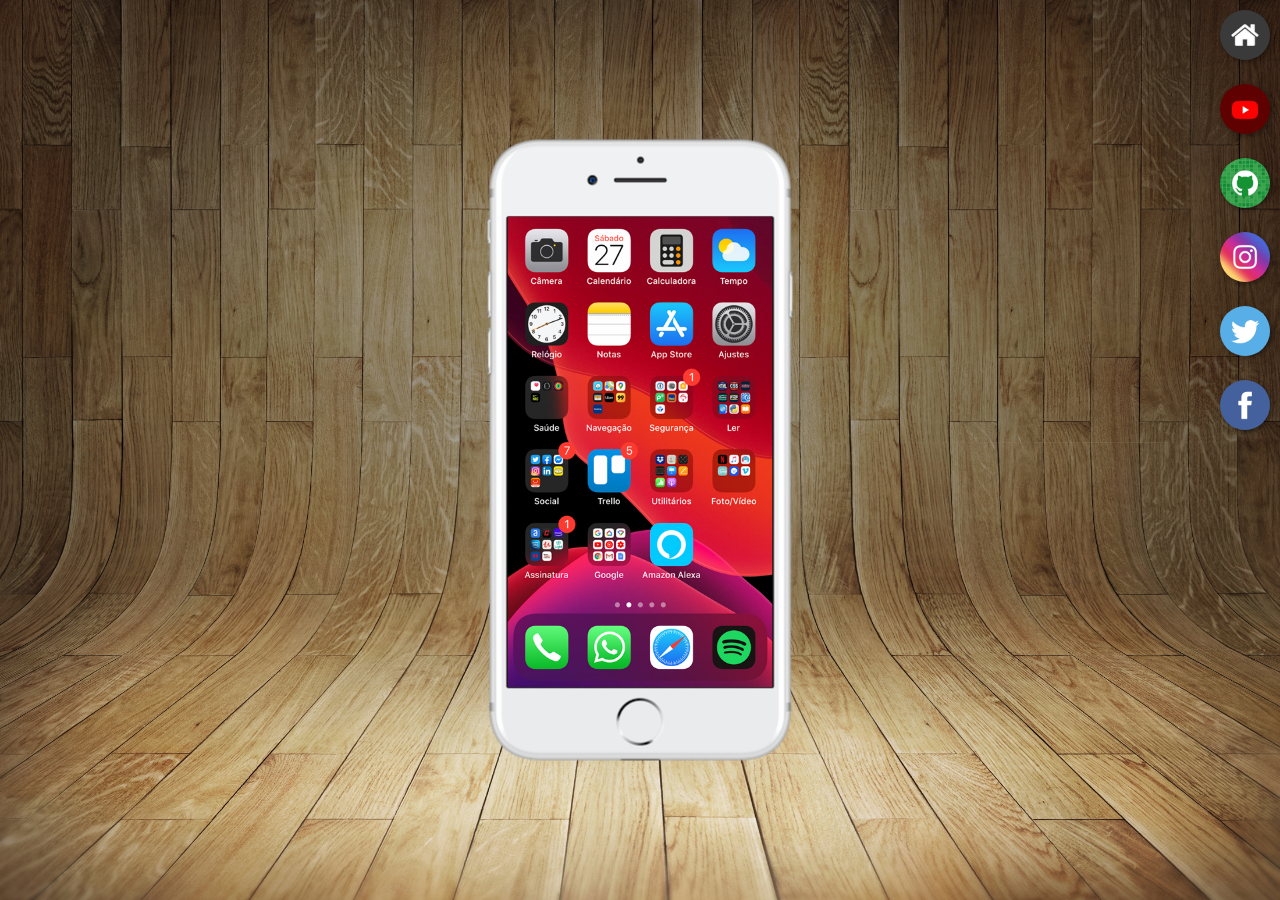
<file: index.html>
<!DOCTYPE html>
<html lang="pt-br">
<head>
    <meta charset="UTF-8">
    <meta name="viewport" content="width=device-width, initial-scale=1.0">
    <link rel="shortcut icon" href="favicon.ico" type="image/x-icon">
    <link rel="stylesheet" href="estilos/style.css">
    <title>Projeto redes sociais</title>
</head>
<body>
    <main>
        <section id="telefone">
            <iframe src="home.html" name="tela" id="tela" frameborder="0">
                Seu navegador não é compatível com isso
            </iframe>
        </section>
        <section id="redes-sociais">
            <a href="home.html" target="tela"> <img src="imagens/logo-home.jpg" alt="home"></a> <br>
            <a href="youtube.html" target="tela"> <img src="imagens/logo-youtube.jpg" alt="youtube"></a> <br>
            <a href="github.html" target="tela"> <img src="imagens/logo-github.jpg" alt="github"></a> <br>
            <a href="instagram.html" target="tela"><img src="imagens/logo-instagram.jpg" alt="instagram"></a> <br>
            <a href="twitter.html" target="tela"><img src="imagens/logo-twitter.jpg" alt="twitter"></a> <br>
            <a href="facebook.html" target="tela"><img src="imagens/logo-facebook.jpg" alt="facebook"></a>

        </section>
    </main>
</body>
</html>
</file>
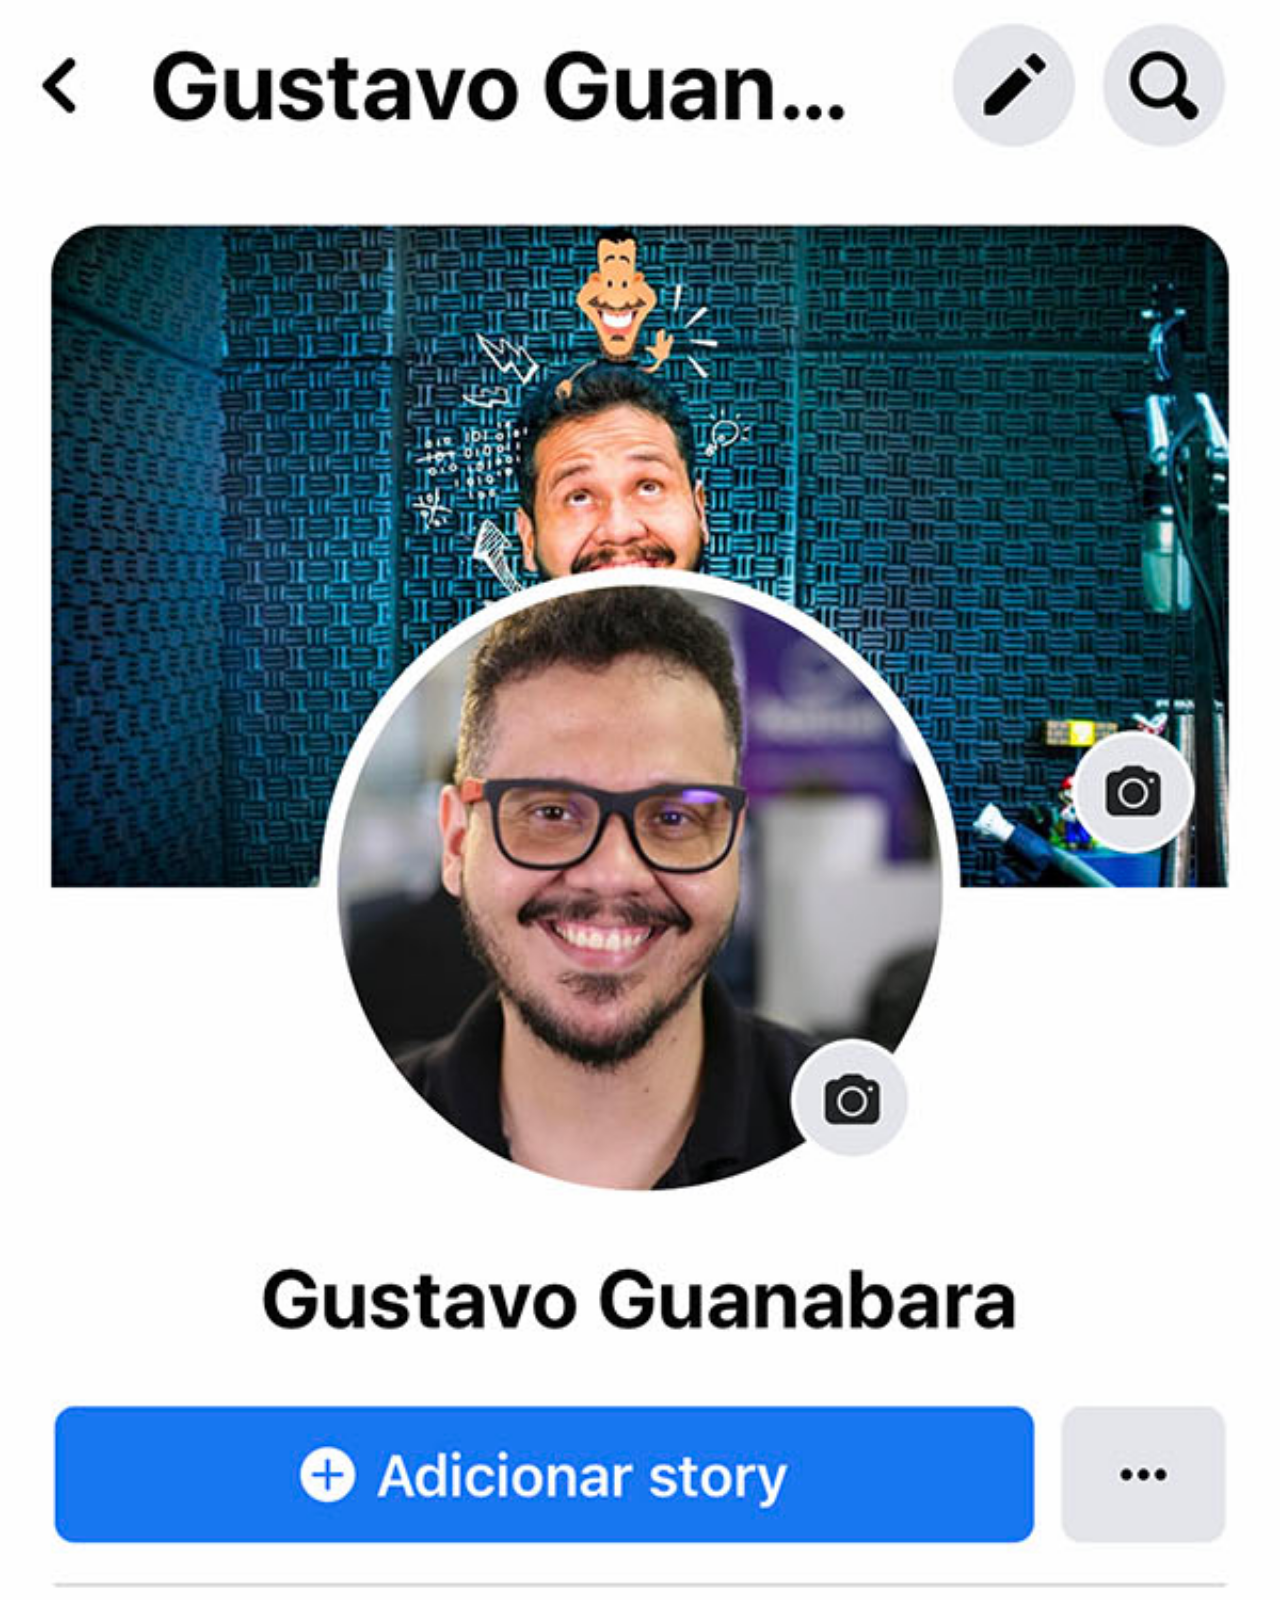
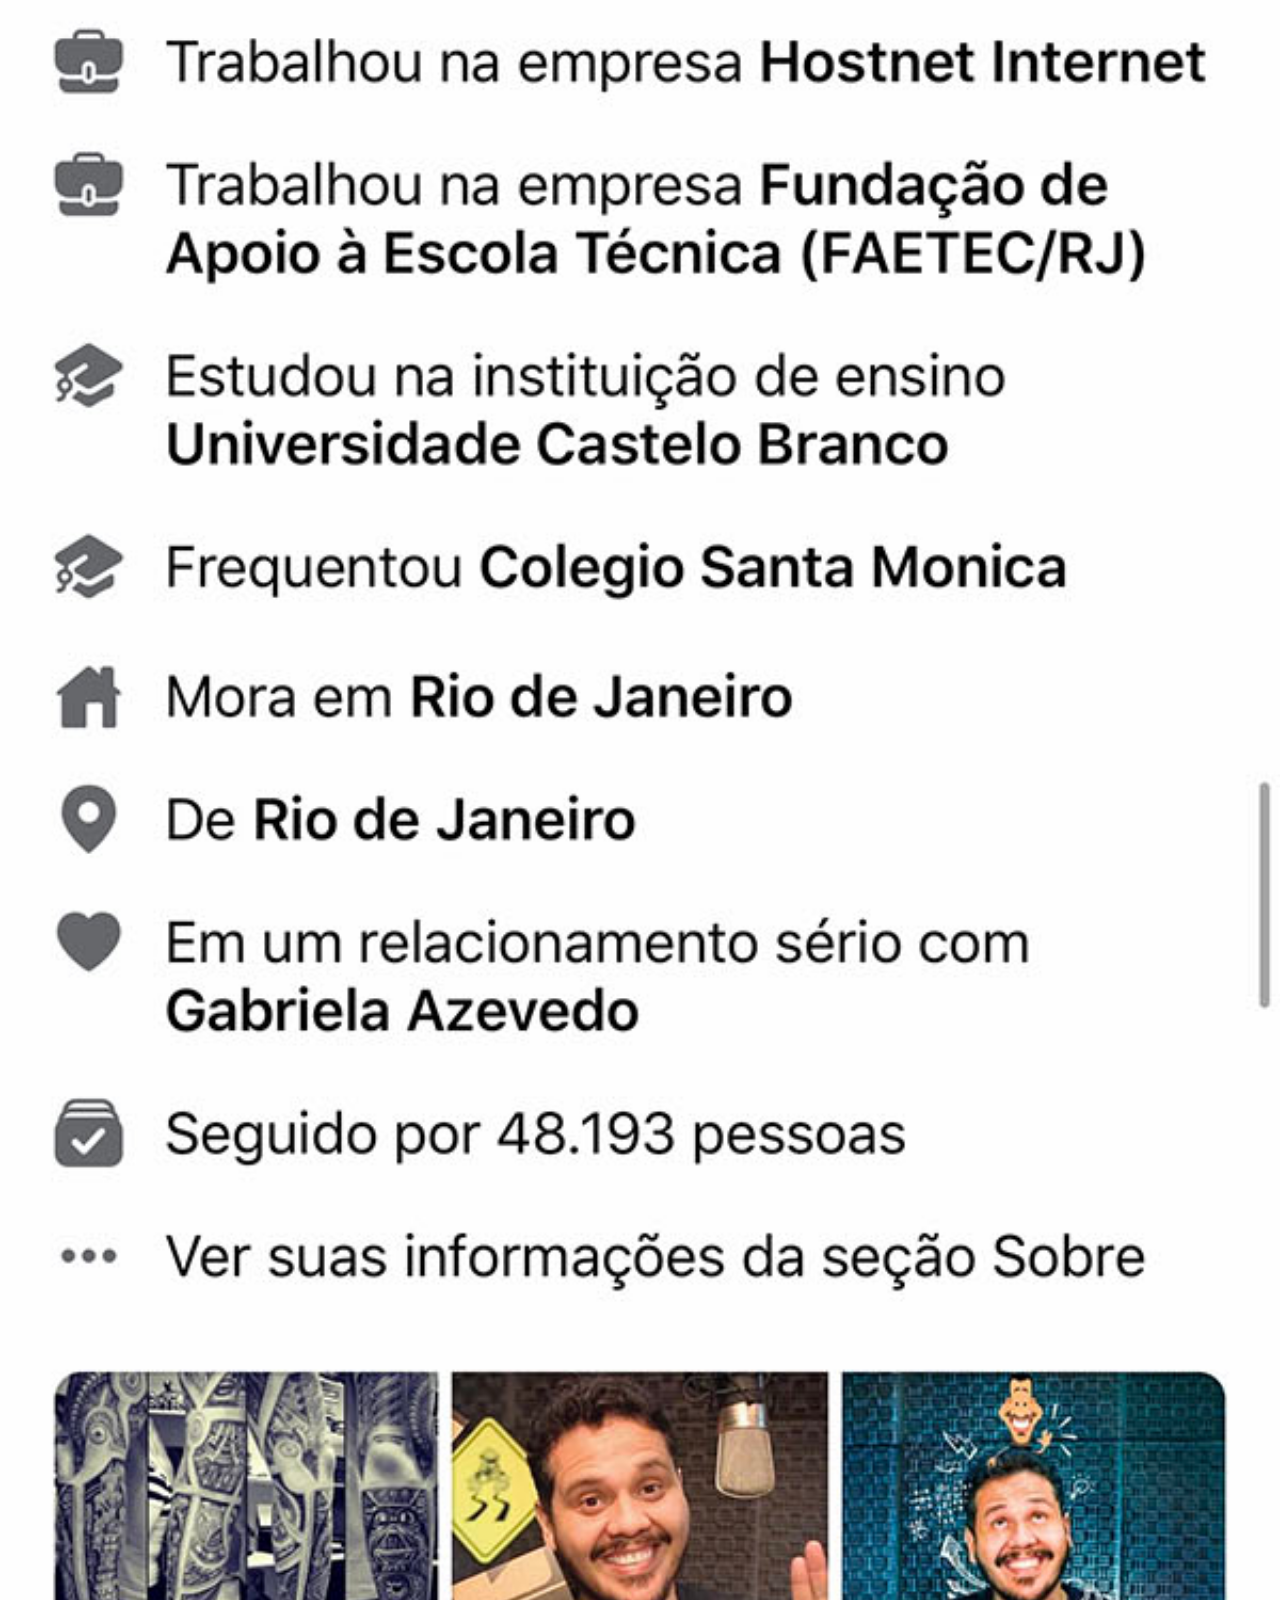
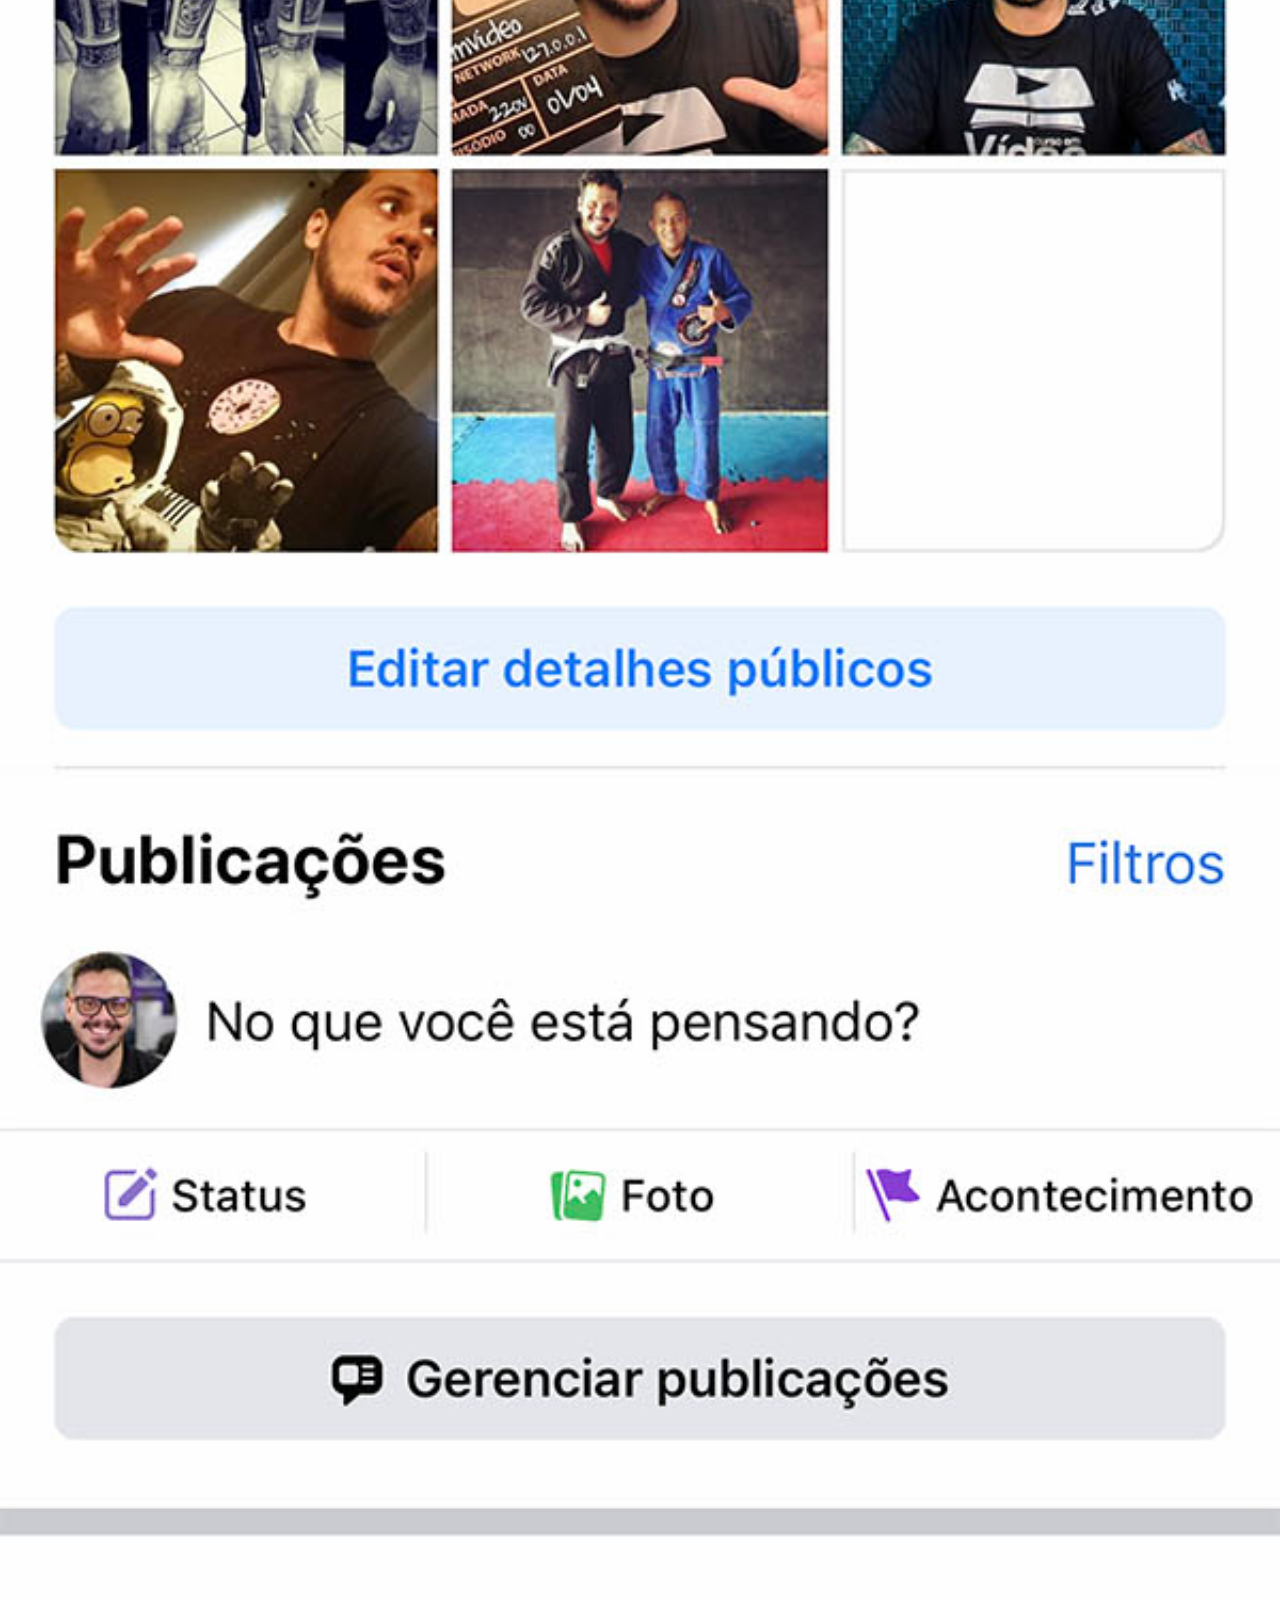
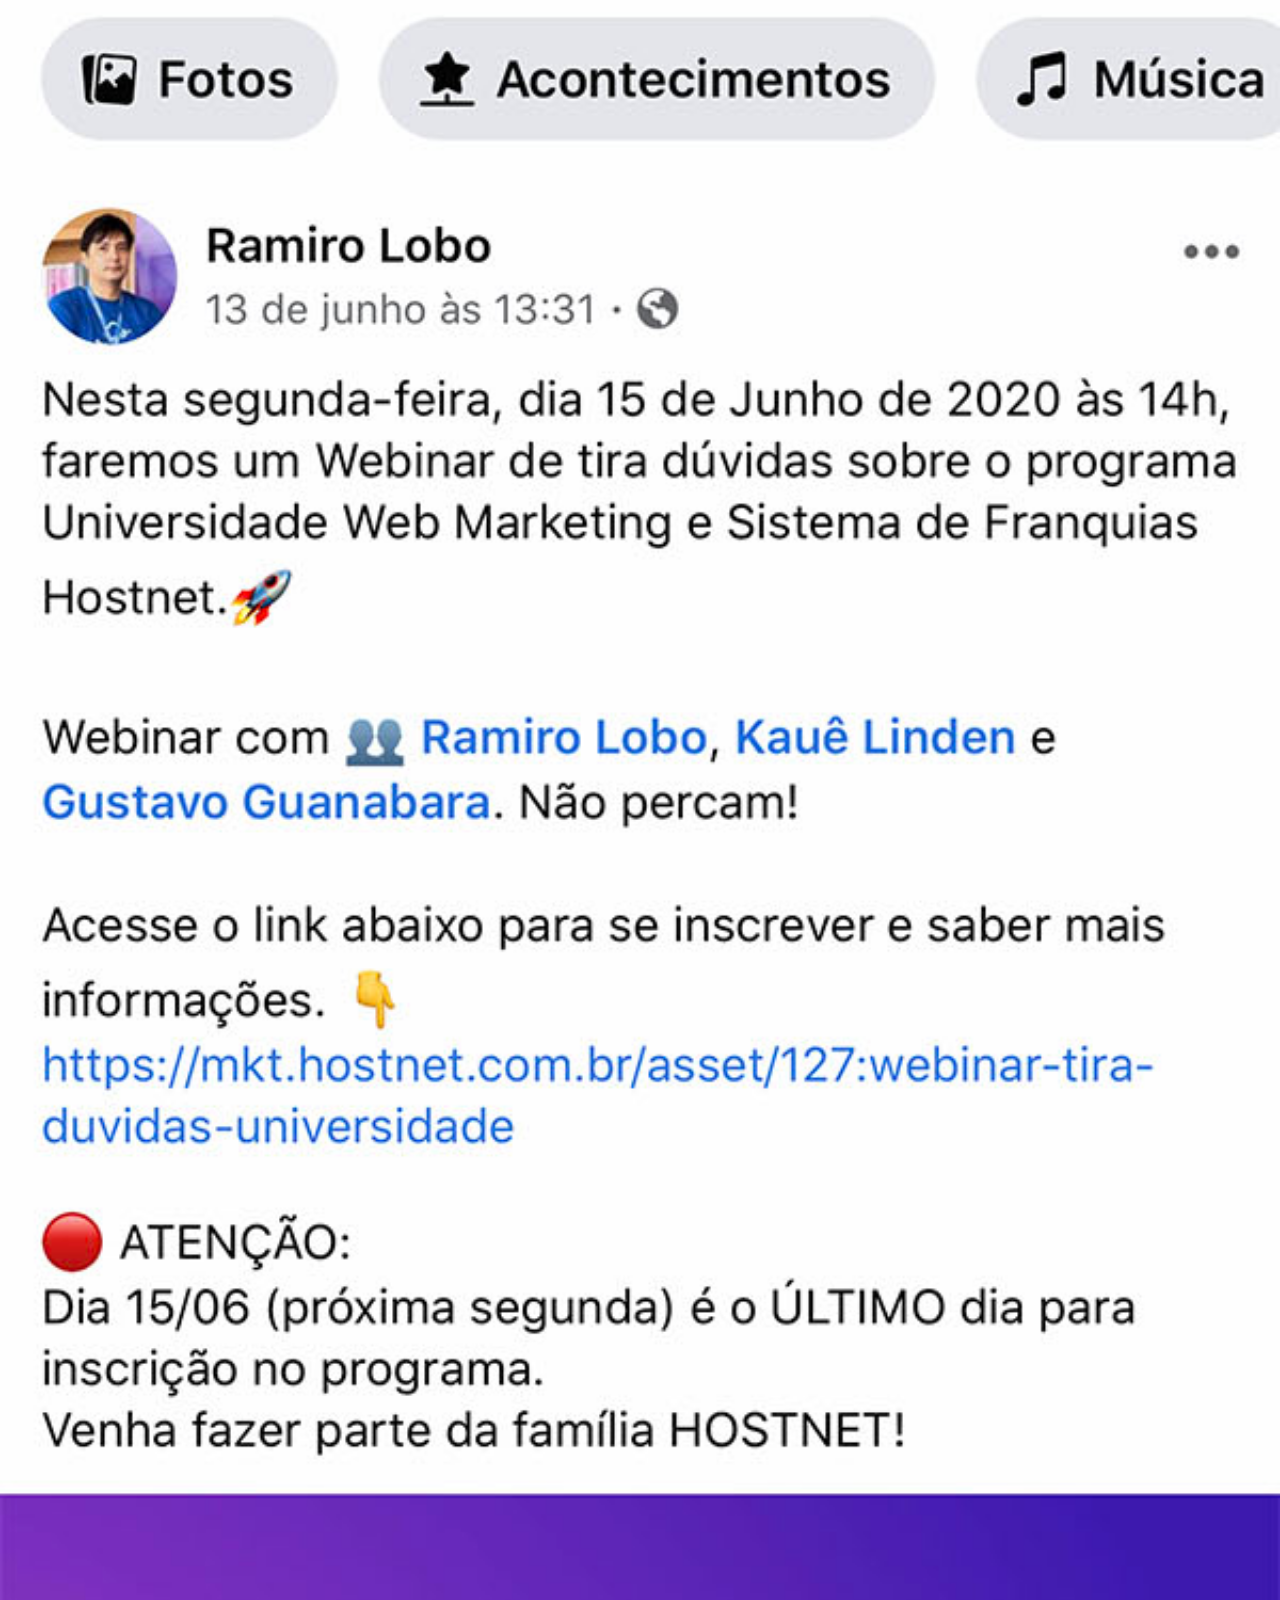
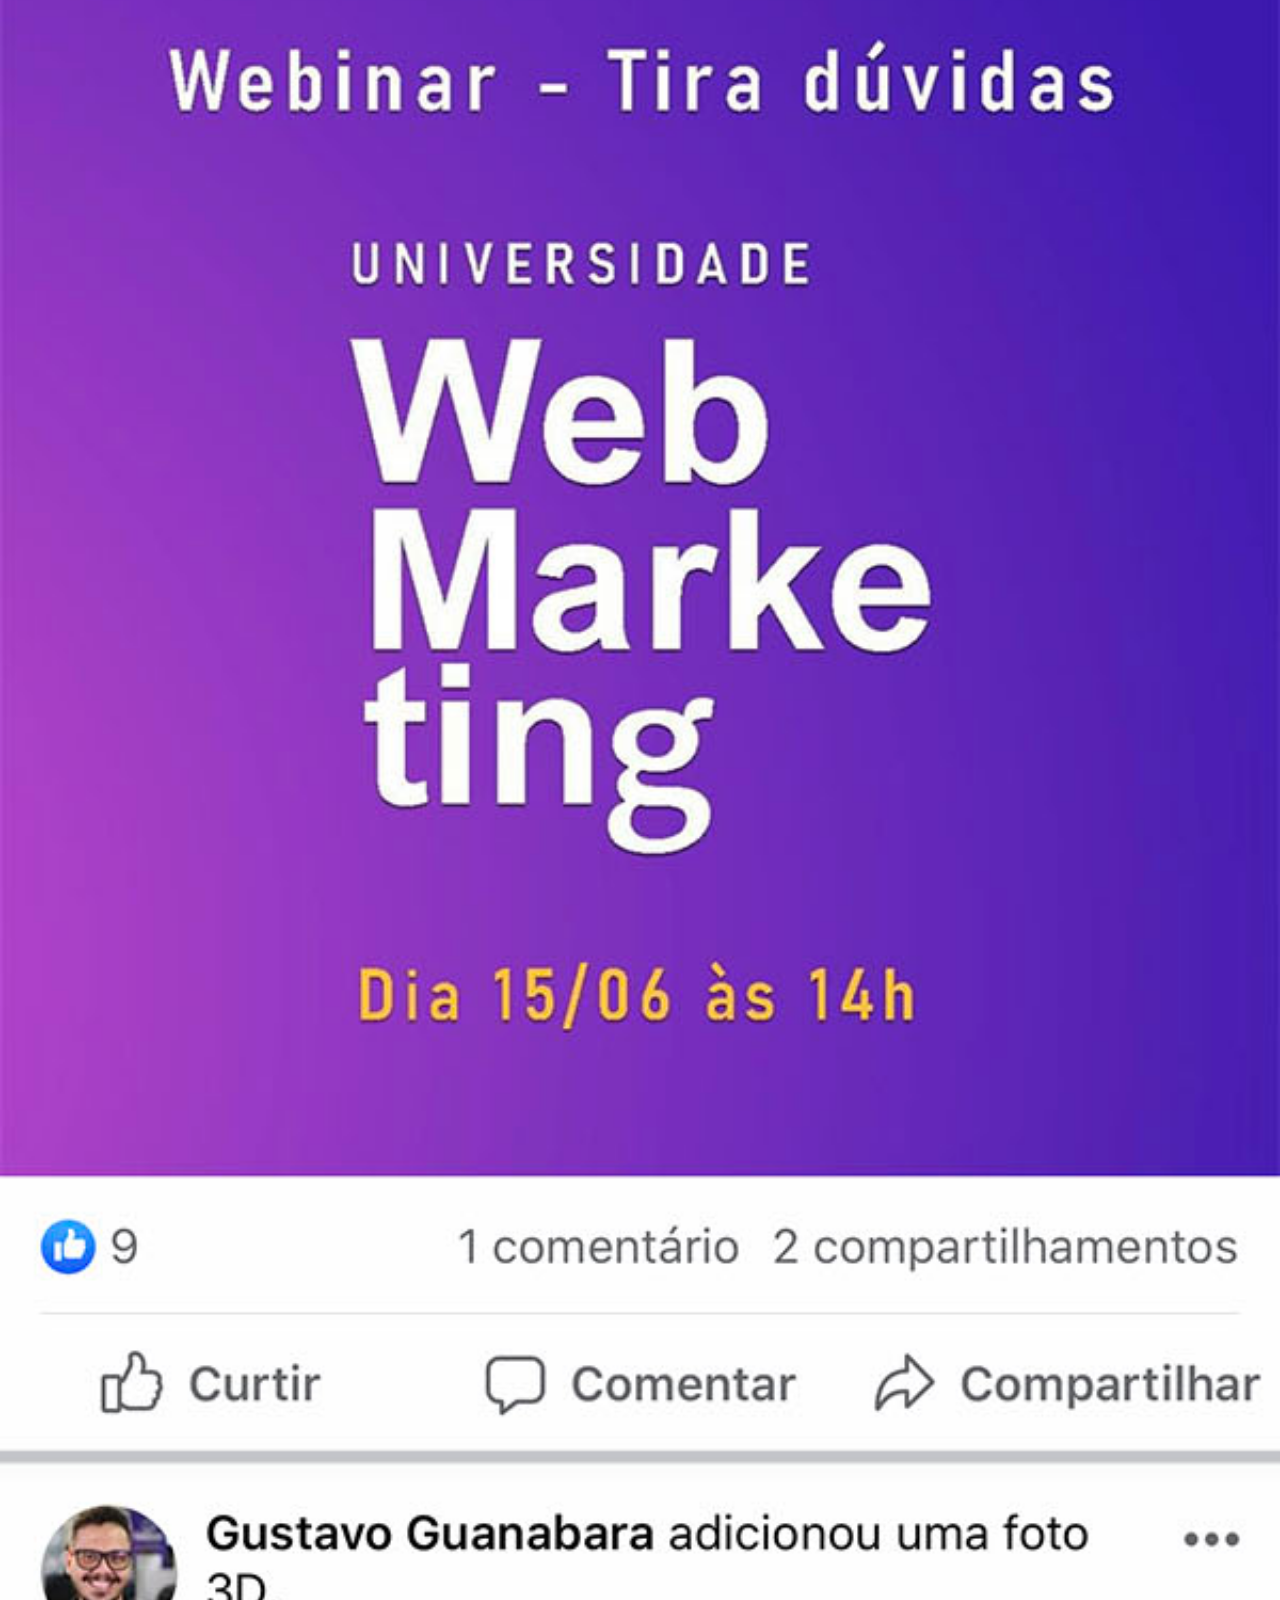
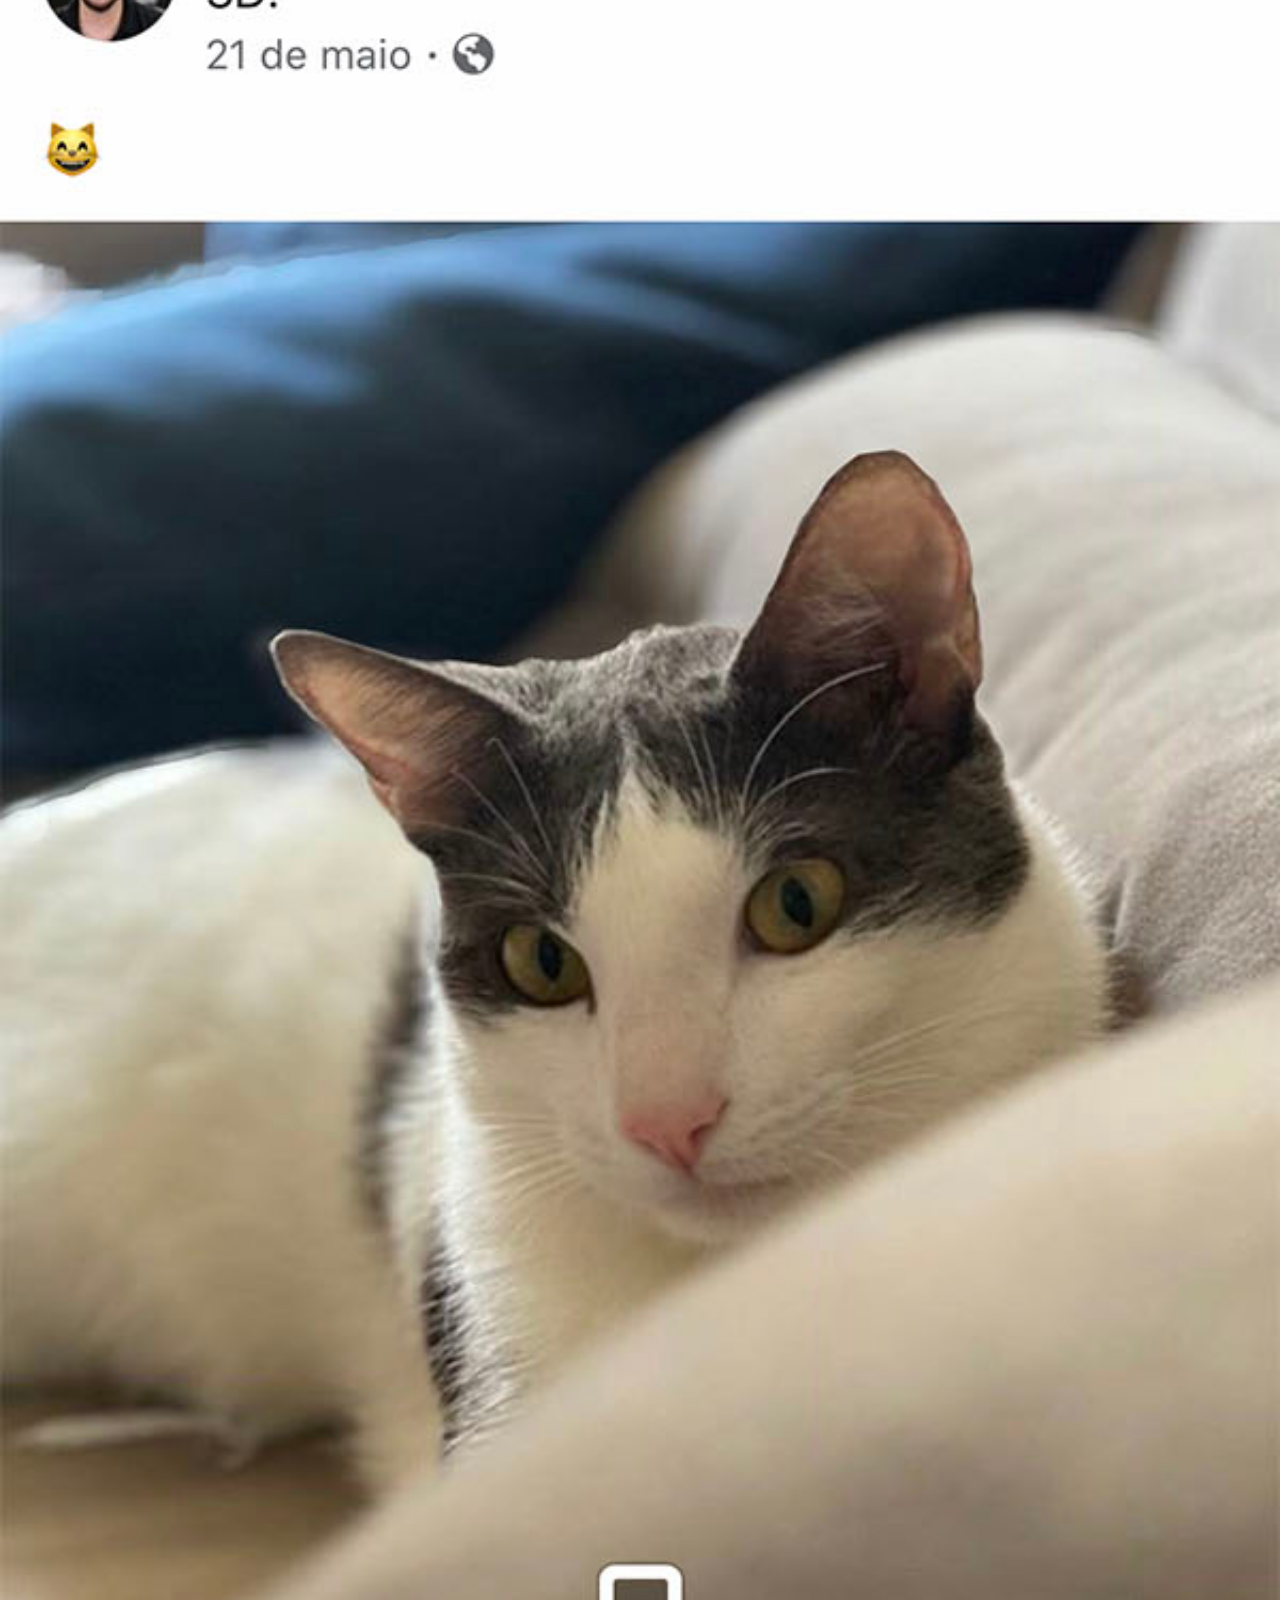
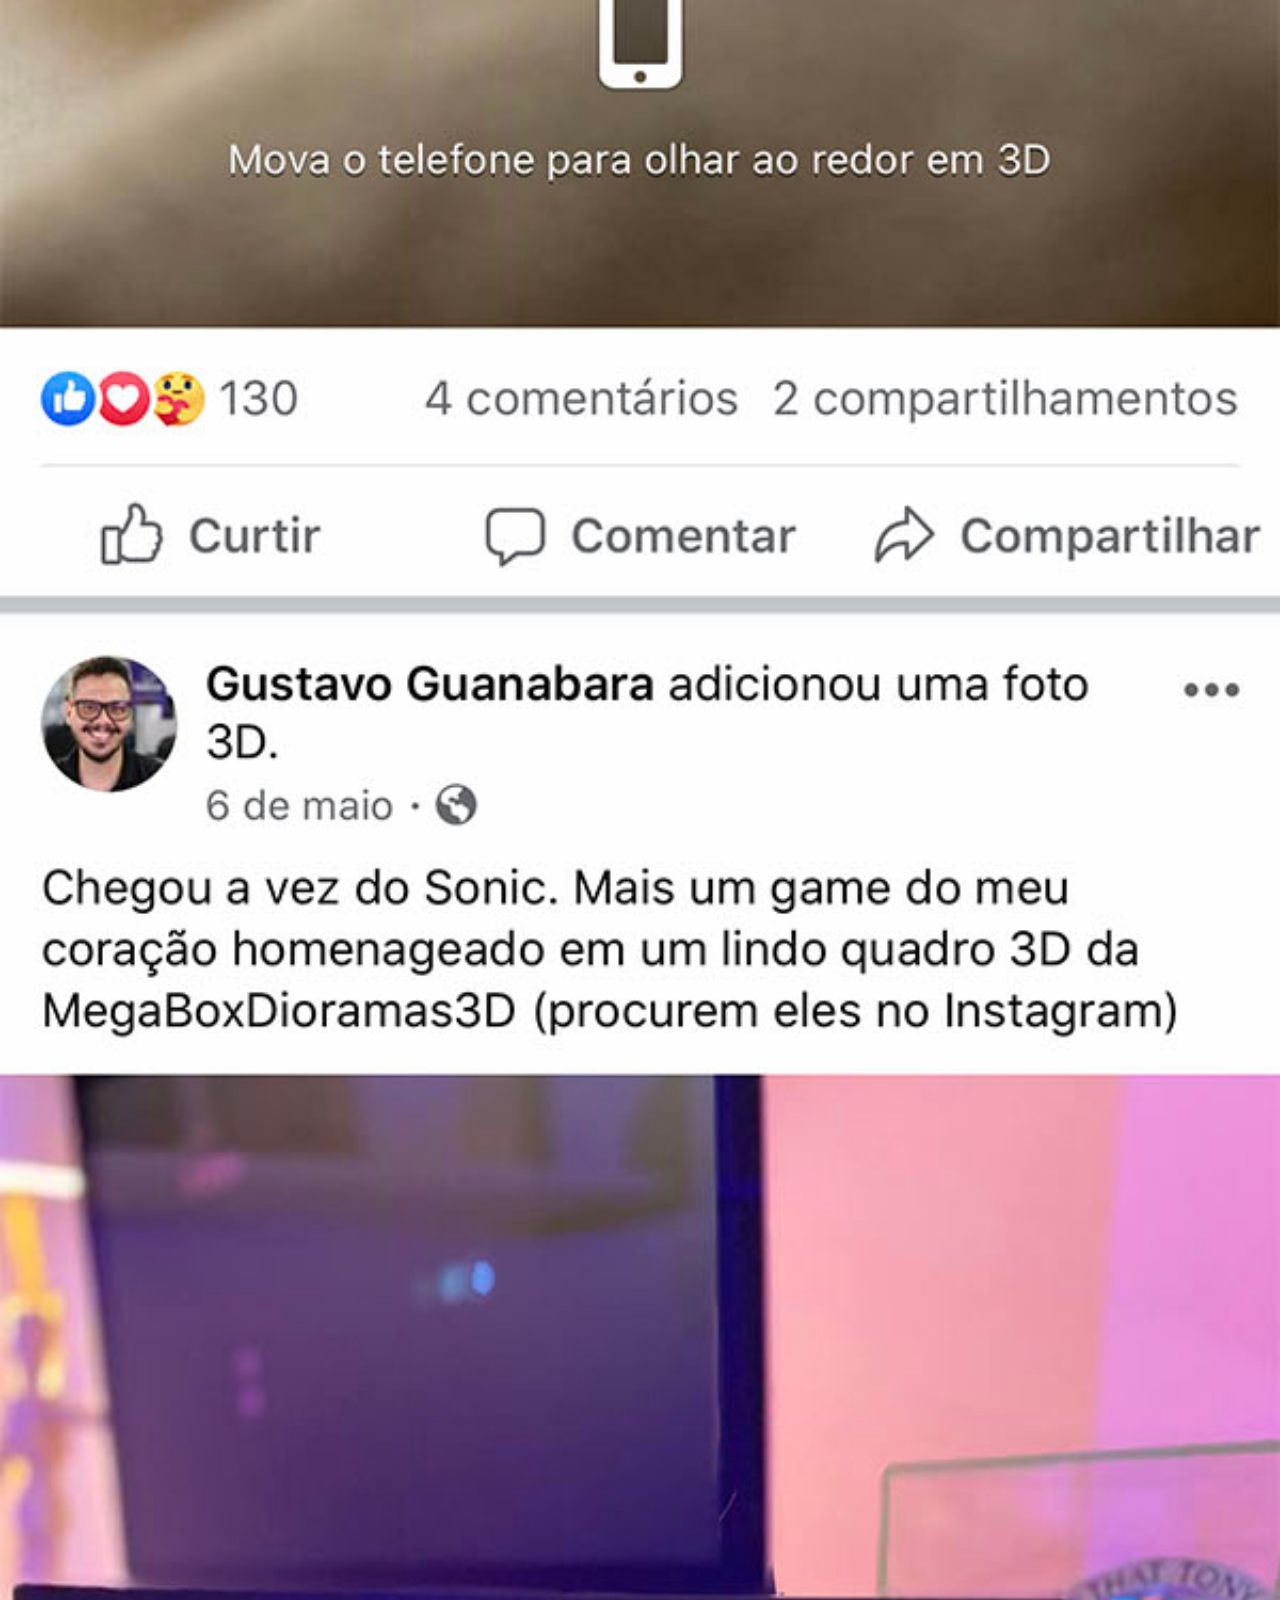
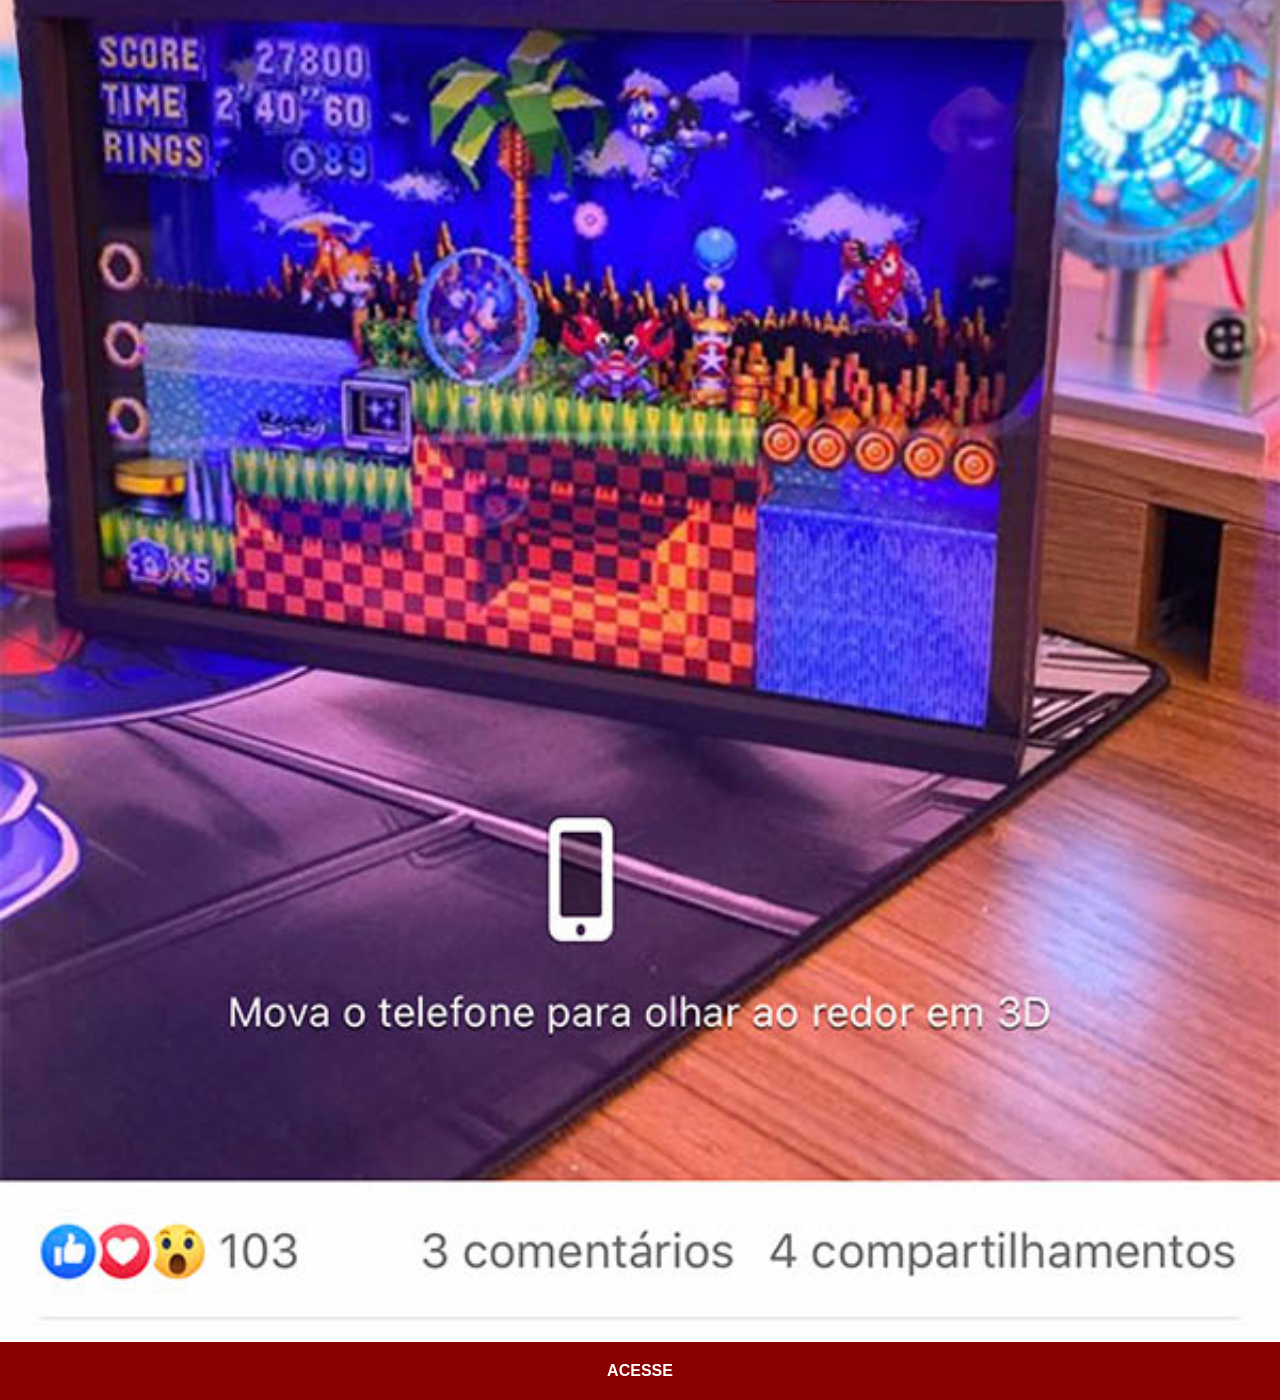
<file: facebook.html>
<!DOCTYPE html>
<html lang="pt-br">
<head>
    <meta charset="UTF-8">
    <meta name="viewport" content="width=device-width, initial-scale=1.0">
    <title>facebook</title>
    <link rel="stylesheet" href="estilos/social.css">
</head>
<body>
    <img src="imagens/tela-facebook.jpg" alt="facebook">
    <a href="https://www.facebook.com/?locale=pt_BR" target="_blank"> ACESSE </a>
    
</body>
</html>
</file>
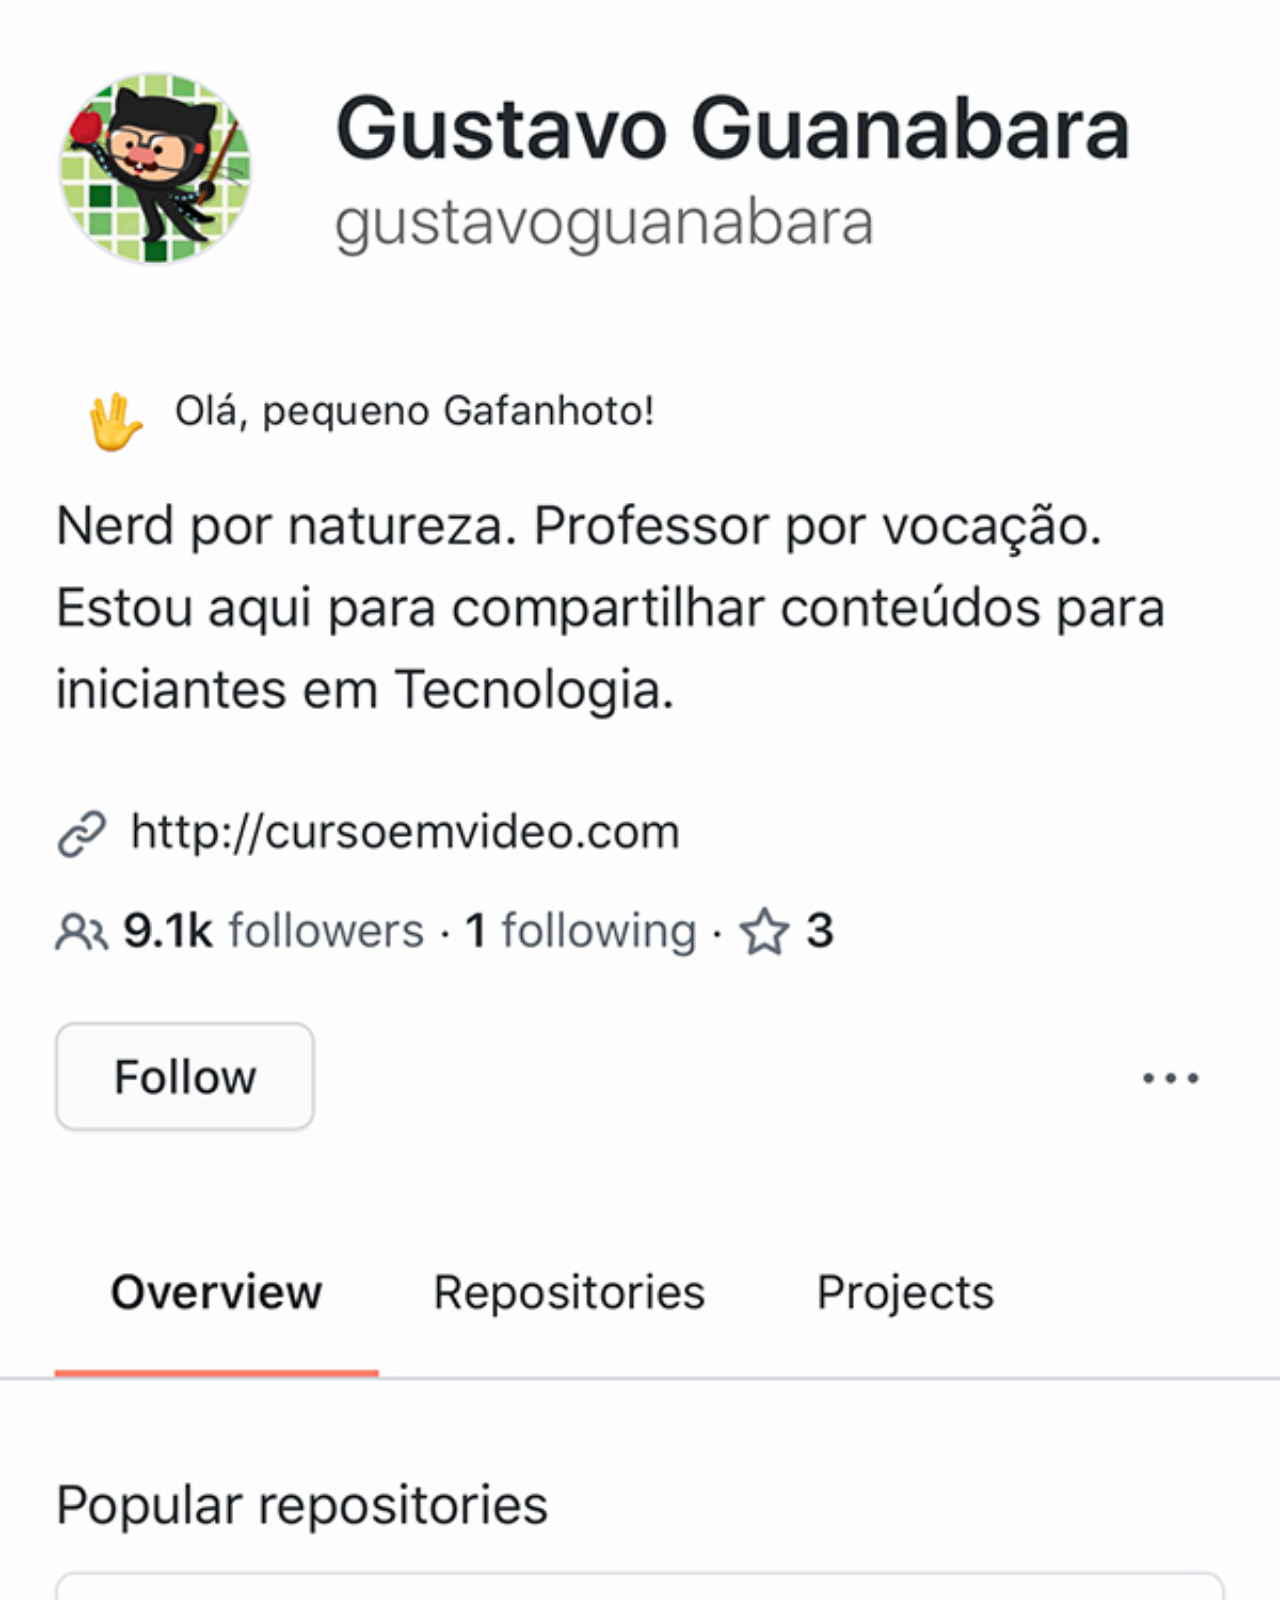
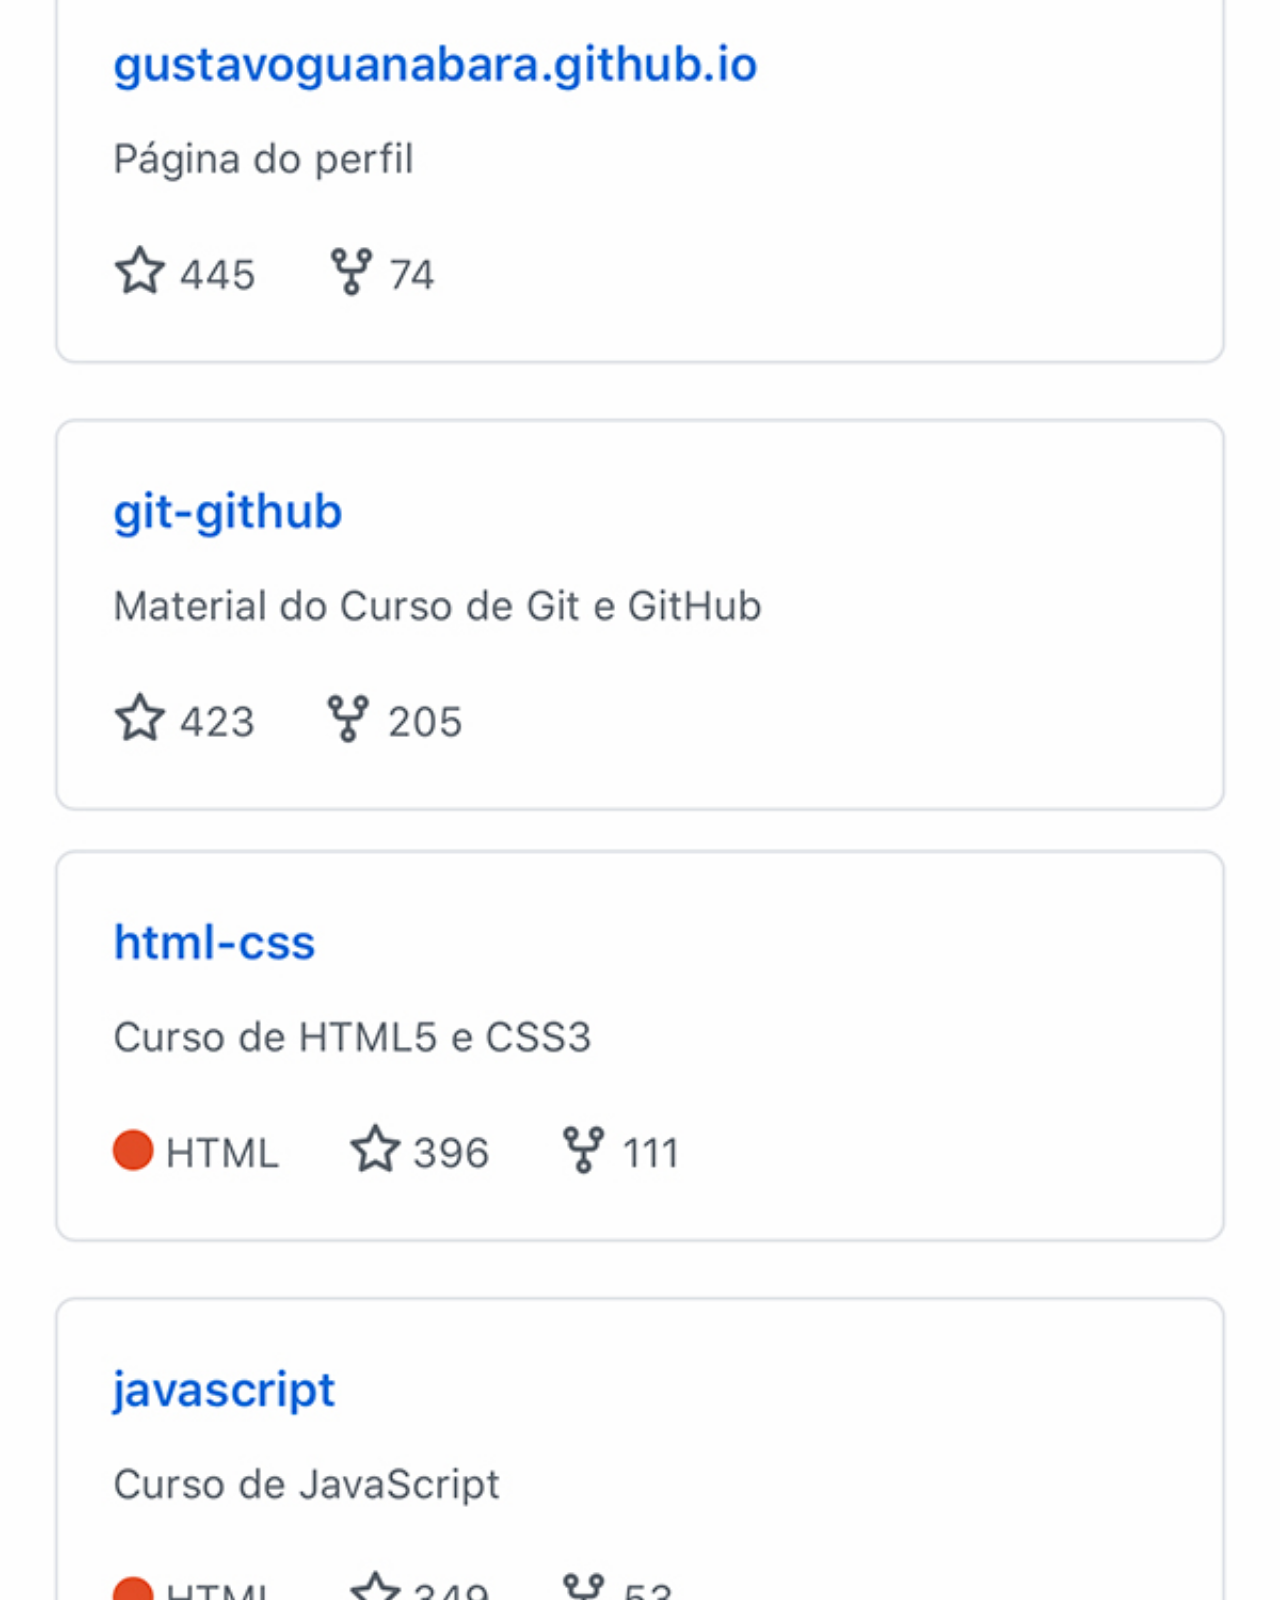
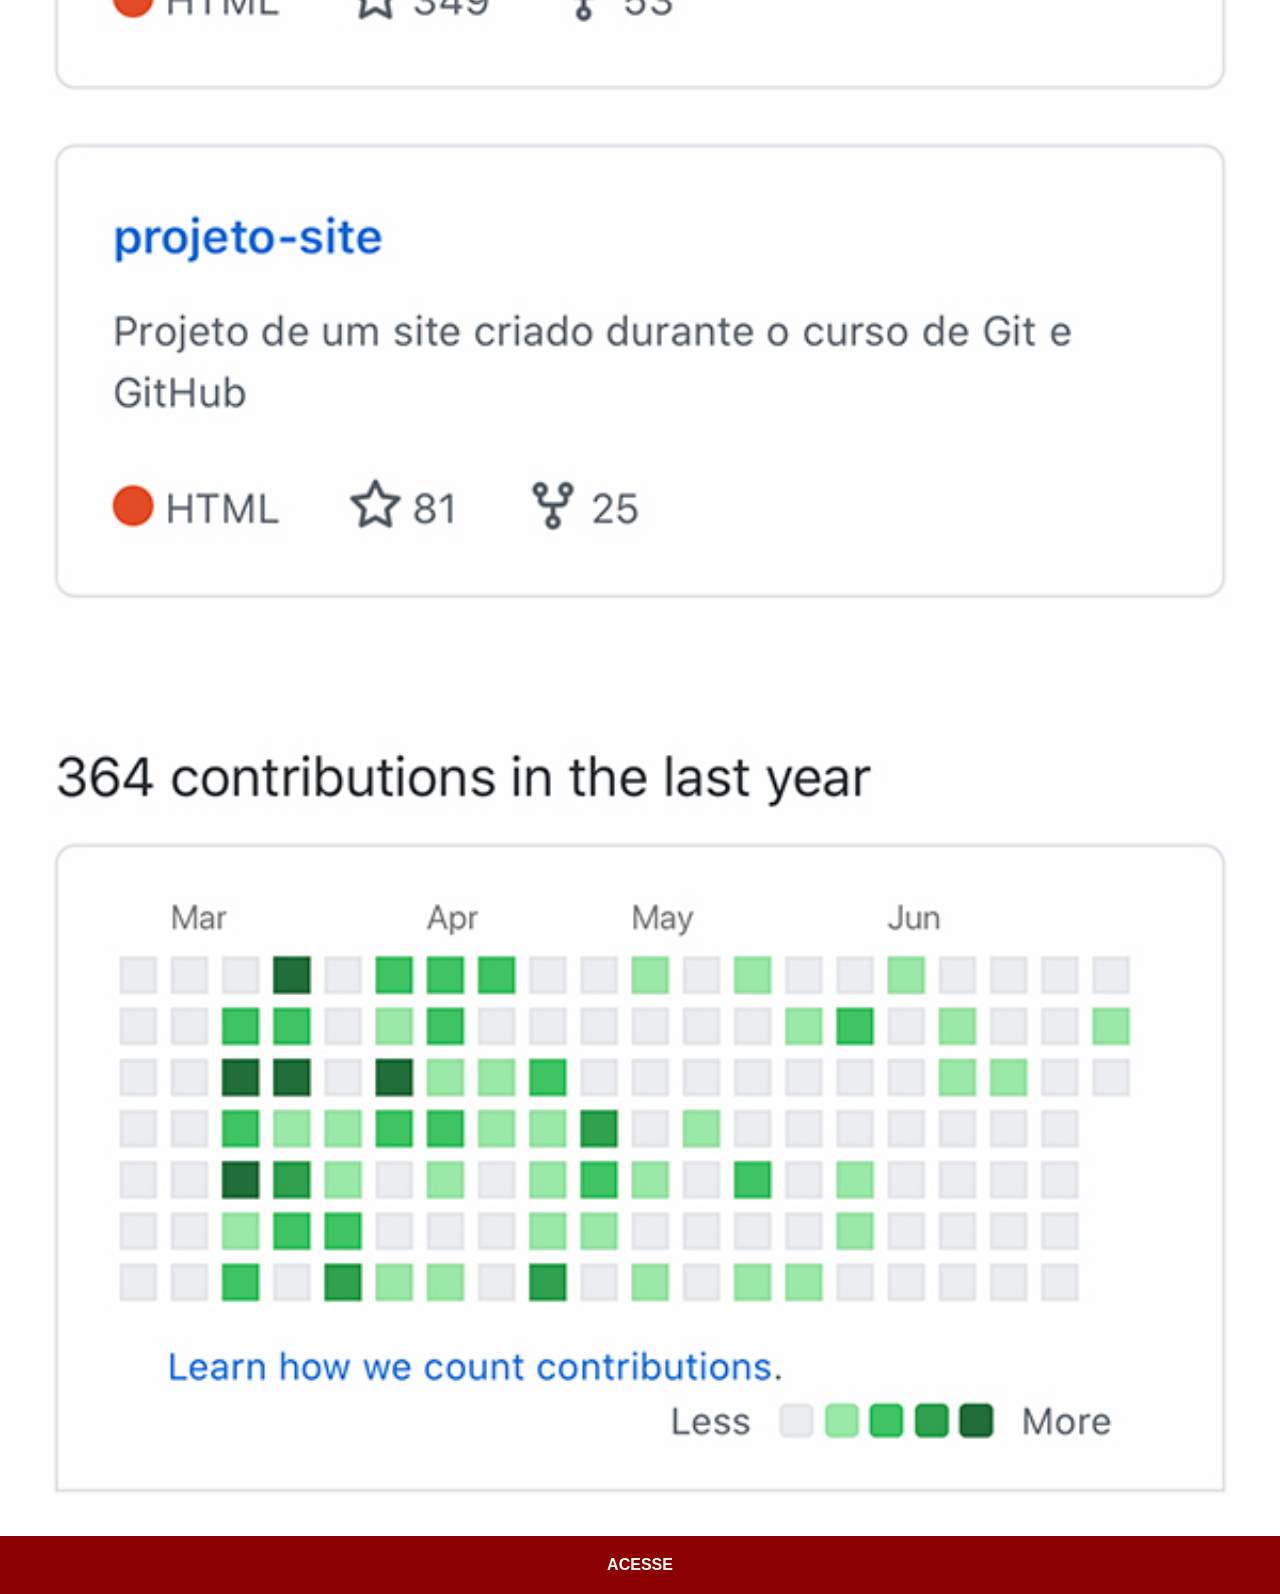
<file: github.html>
<!DOCTYPE html>
<html lang="pt-br">
<head>
    <meta charset="UTF-8">
    <meta name="viewport" content="width=device-width, initial-scale=1.0">
    <title>github</title>
    <link rel="stylesheet" href="estilos/social.css">
</head>
    <img src="imagens/tela-github.jpg" alt="github">
    <a href="https://github.com/SamyrAquino" target="_blank"> ACESSE </a>
<body>
    
</body>
</html>
</file>
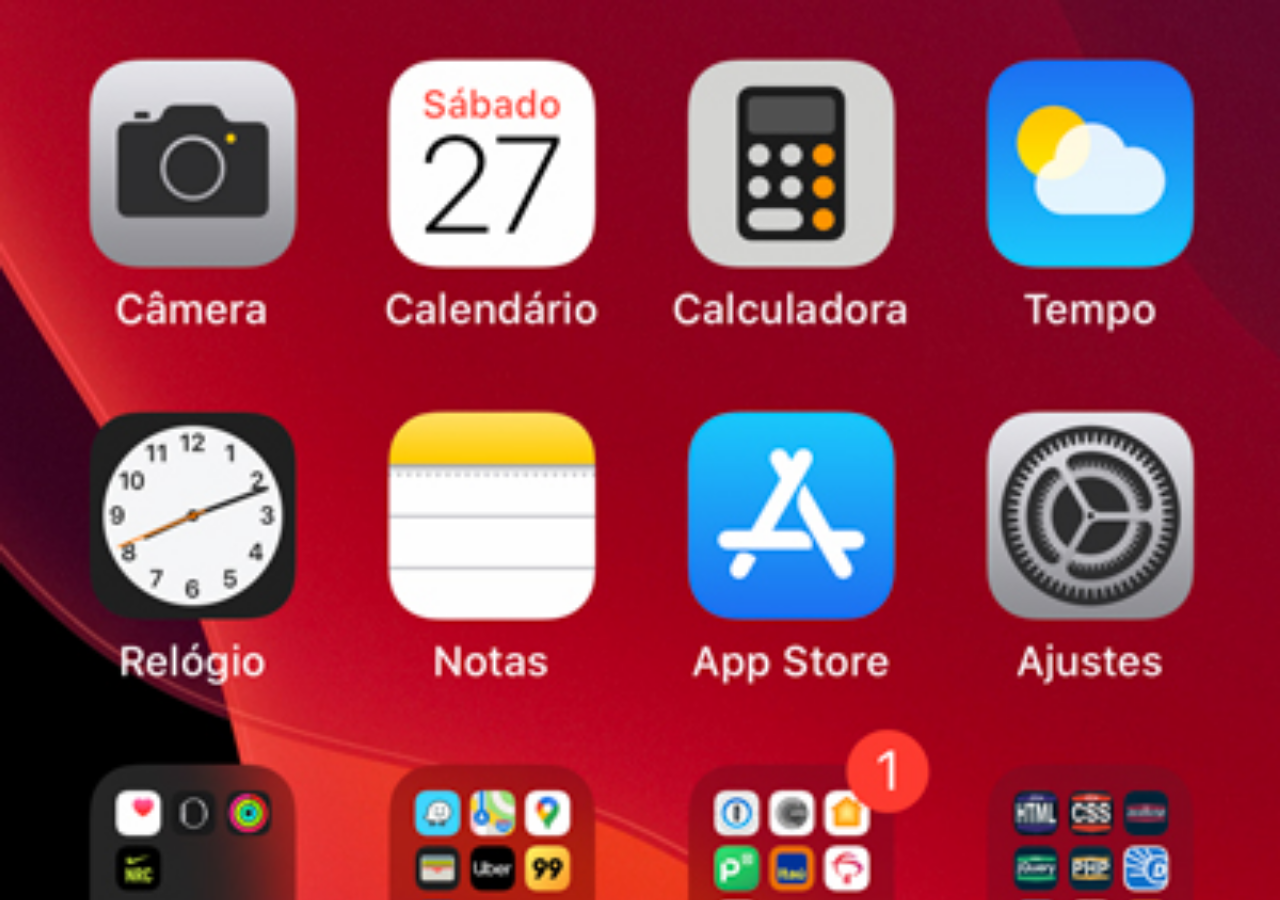
<file: home.html>
<!DOCTYPE html>
<html lang="pt-br">
<head>
    <meta charset="UTF-8">
    <meta name="viewport" content="width=device-width, initial-scale=1.0">
    <title>Home</title>
    <style>
        *{
            margin: 0px;
            padding: 0px;
        }

        body{
            width: 100vw;
            height: 100vh;
            background: black url('imagens/tela-home.jpg') no-repeat top center;
            background-size: cover;
        }
    </style>
</head>
<body>
    
</body>
</html>
</file>
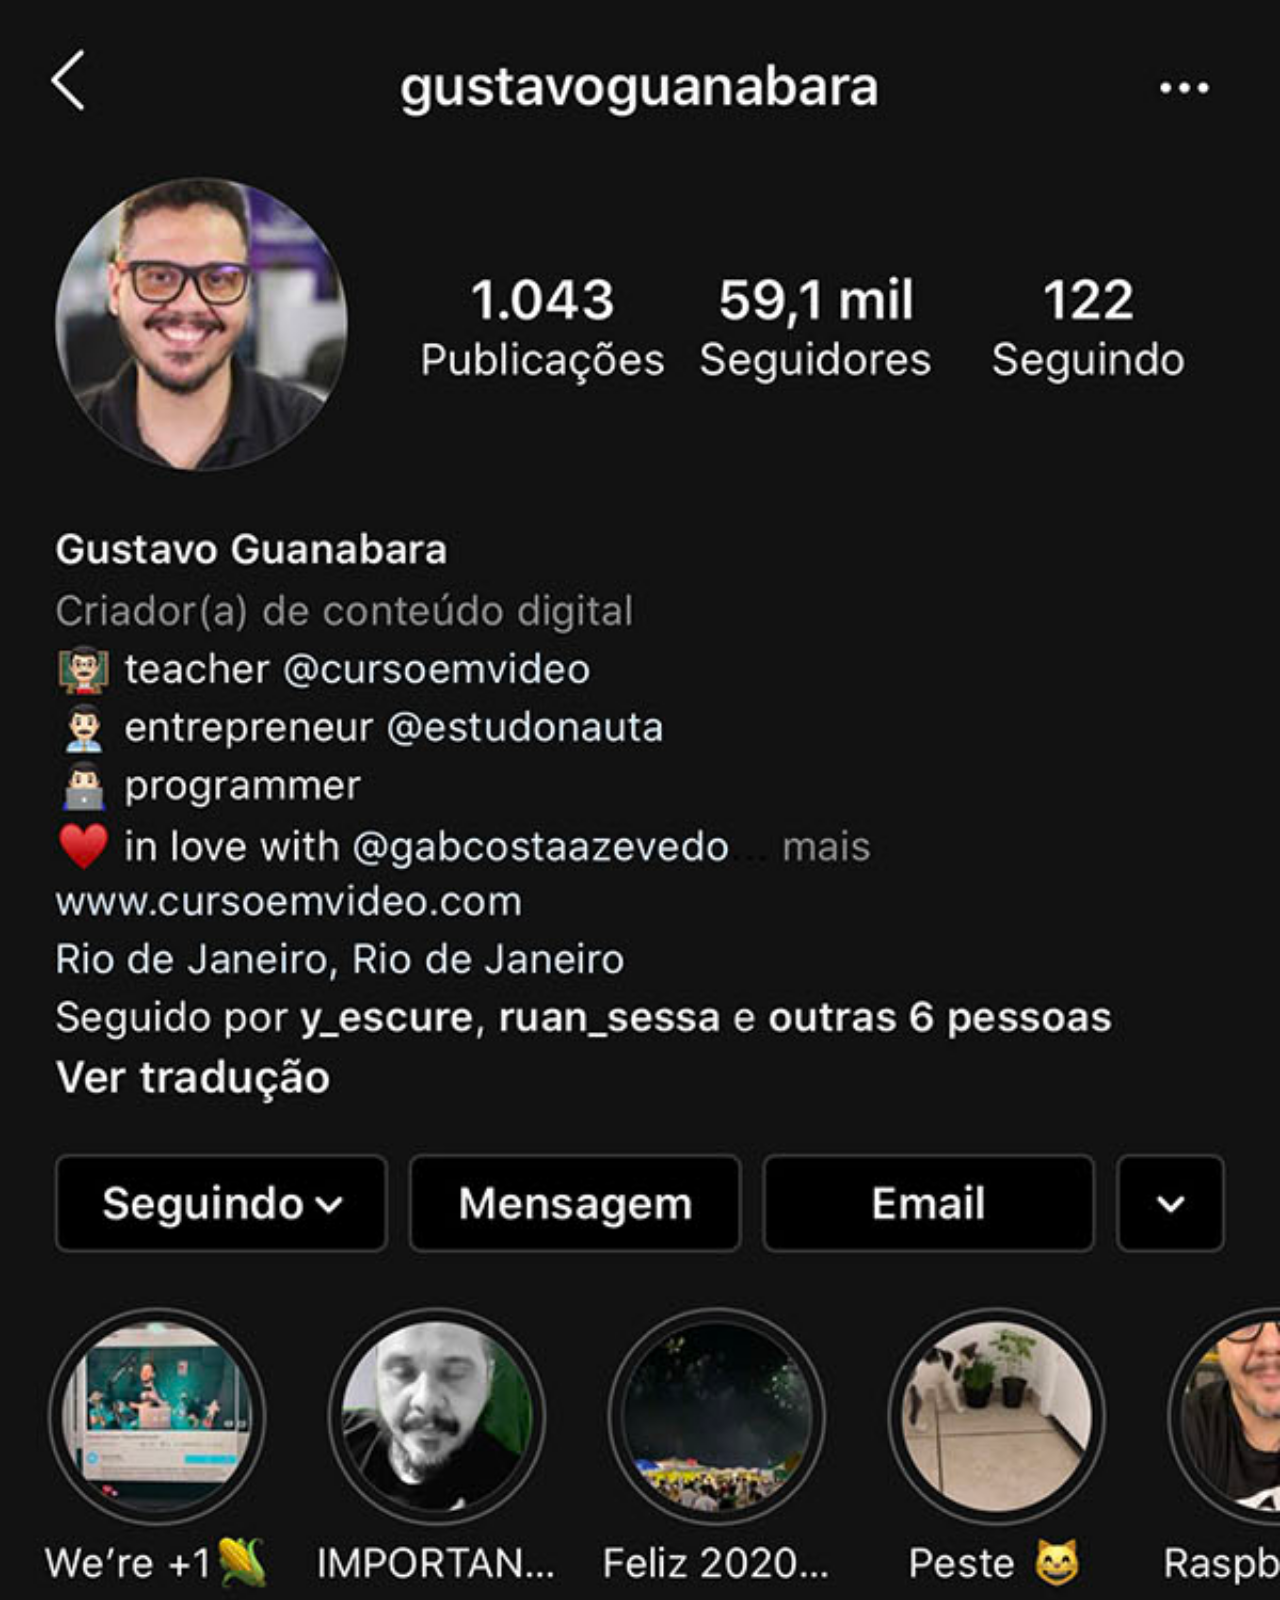
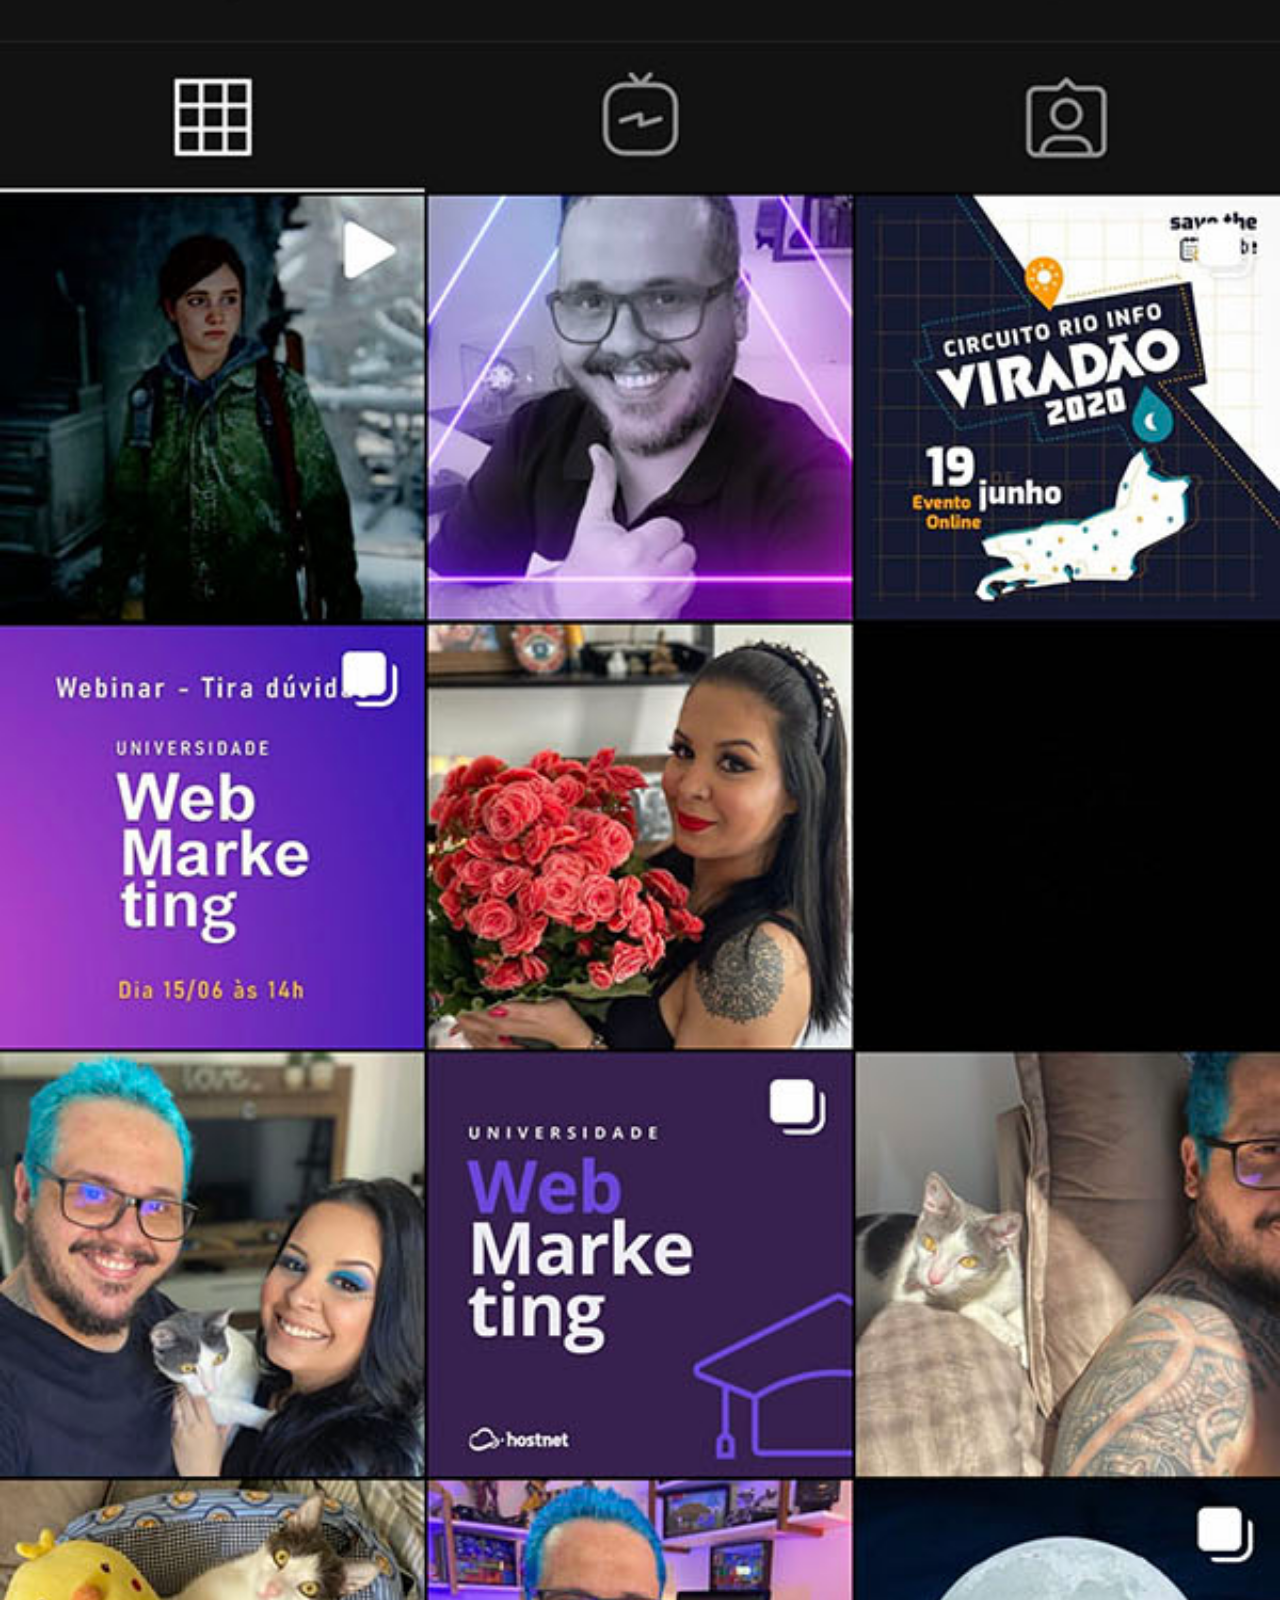
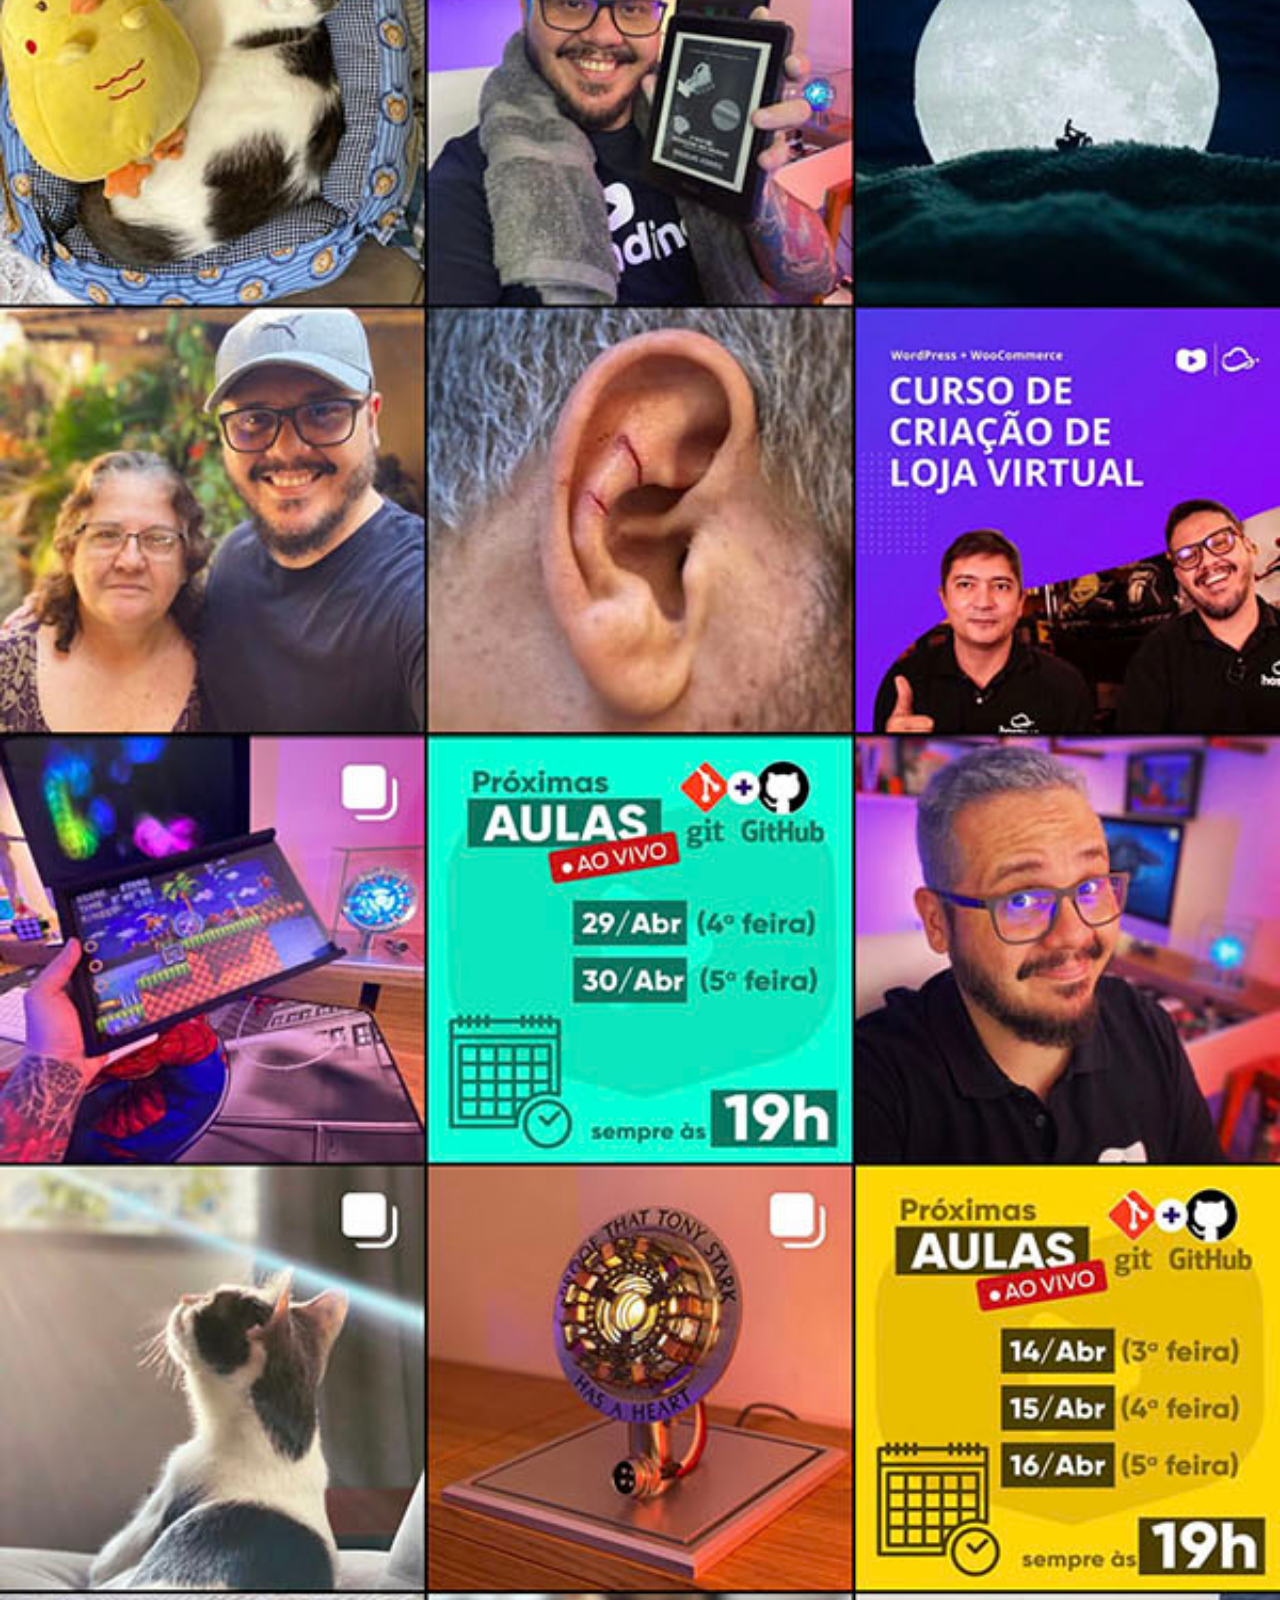
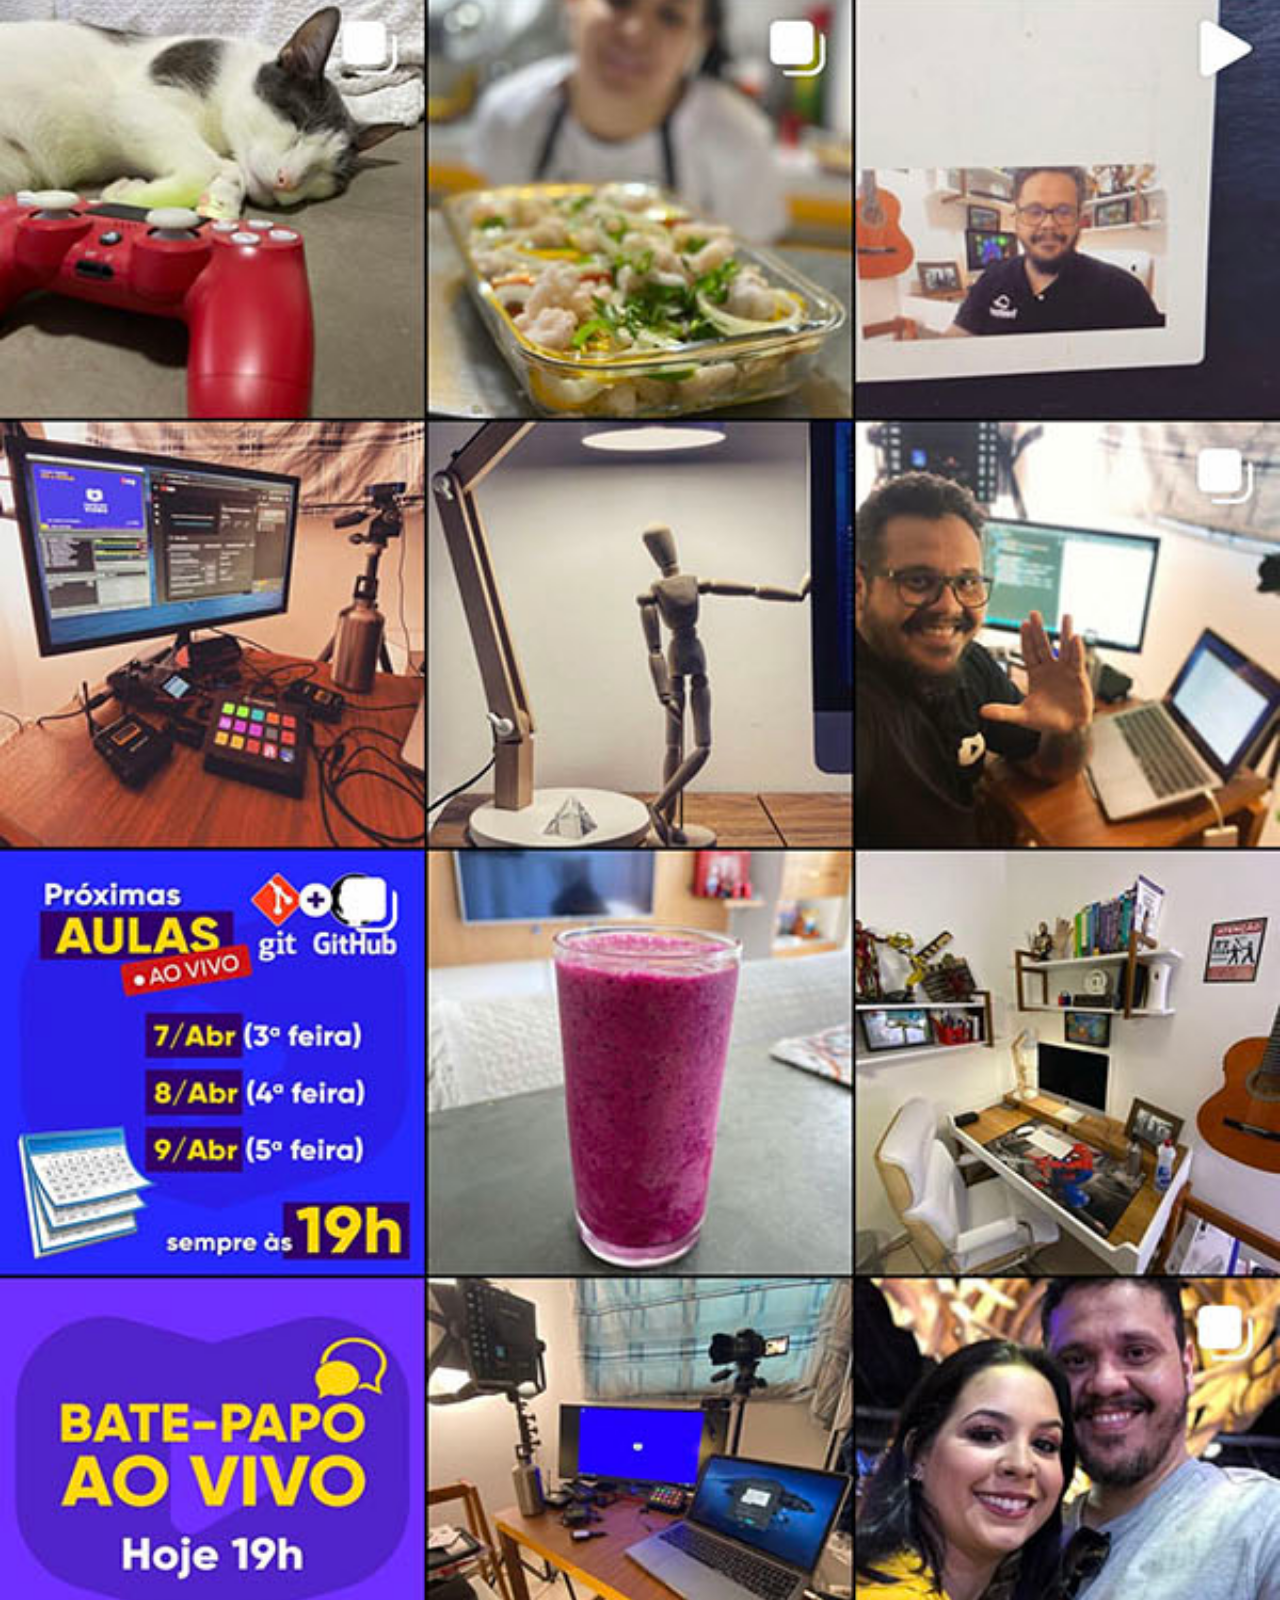
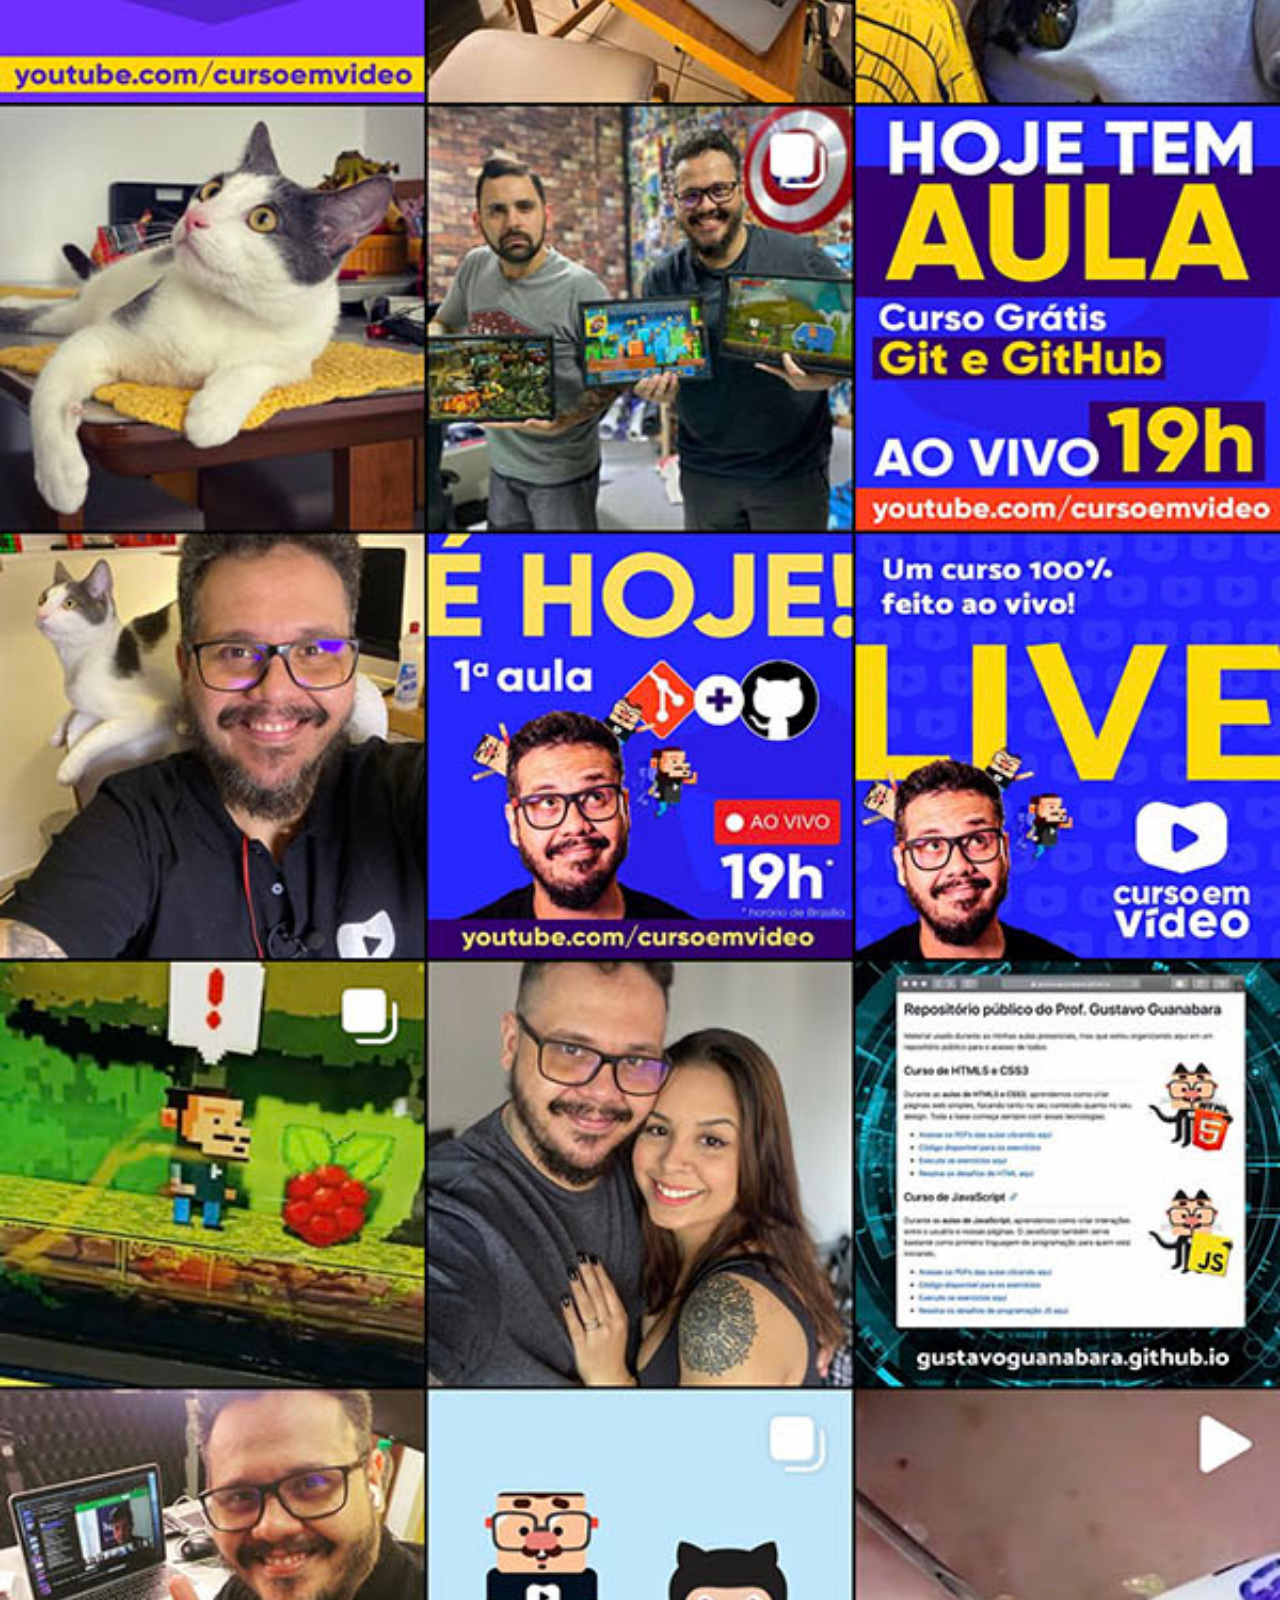
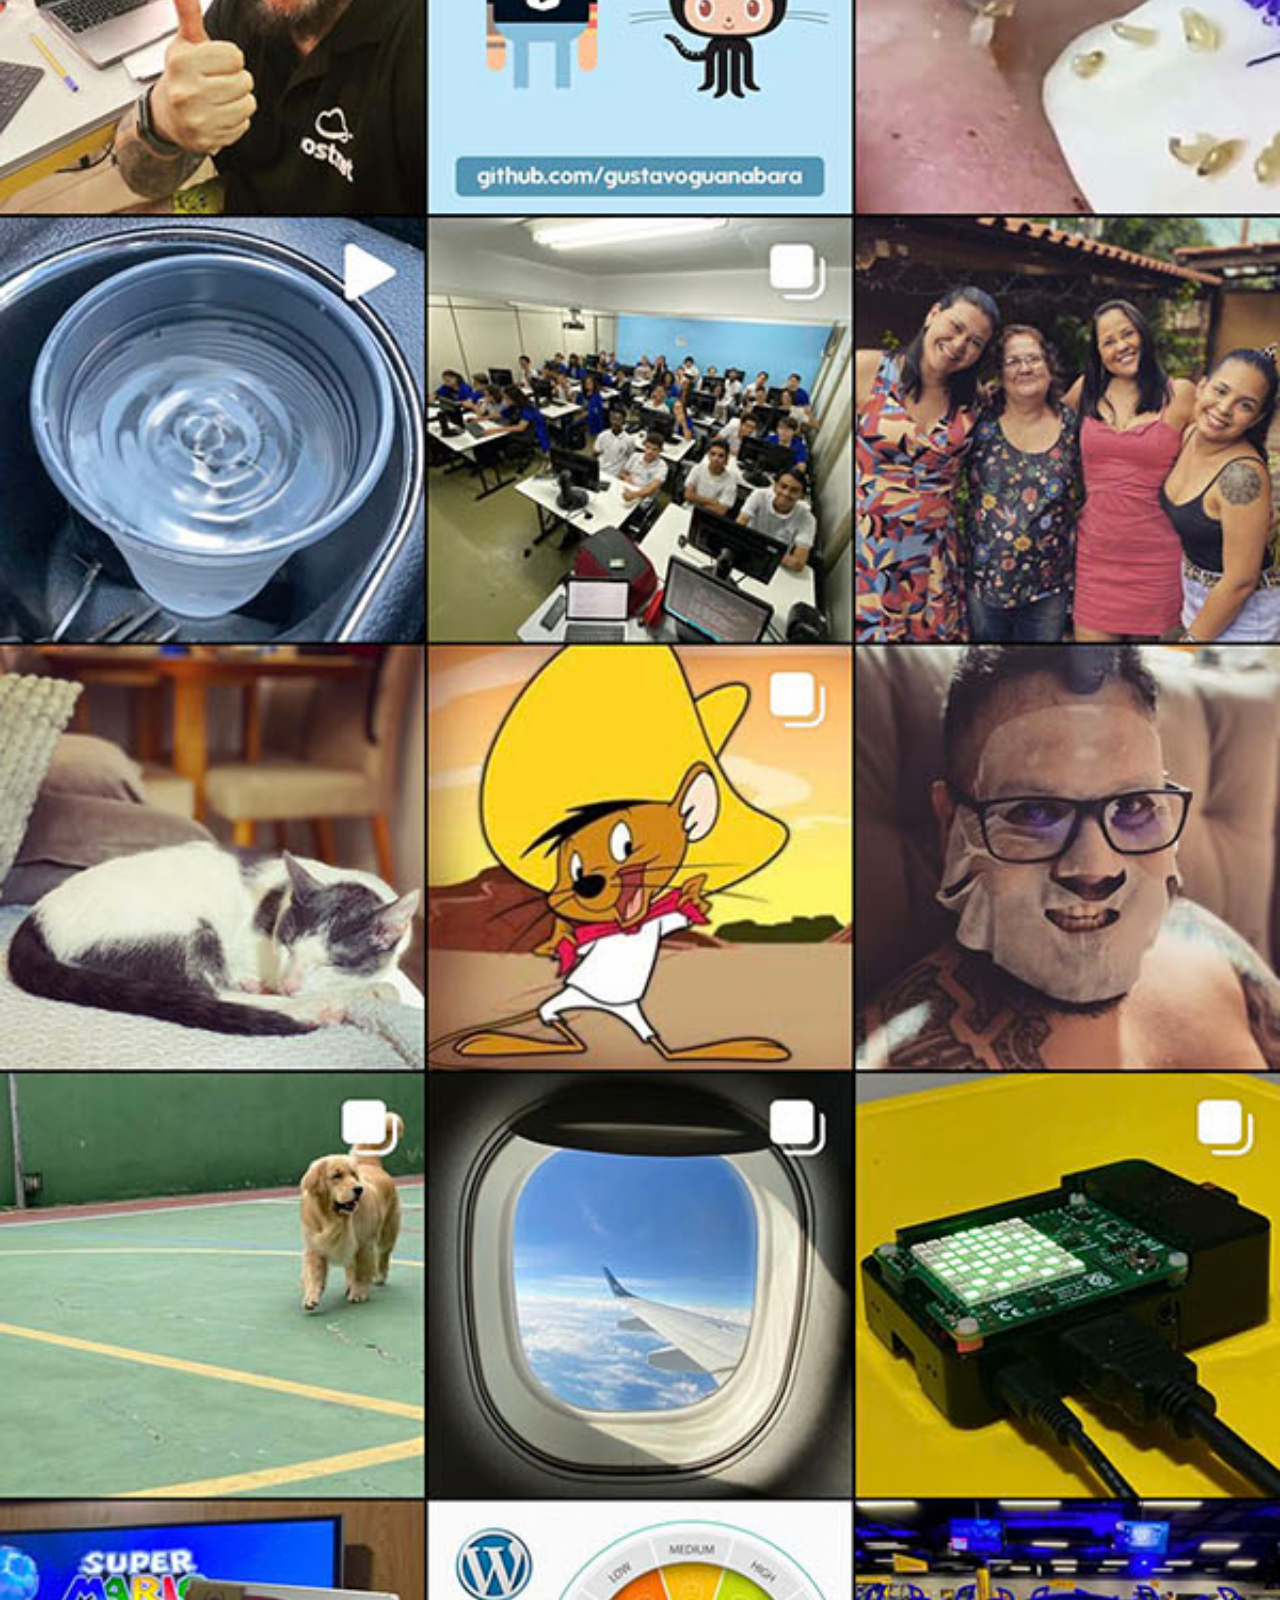
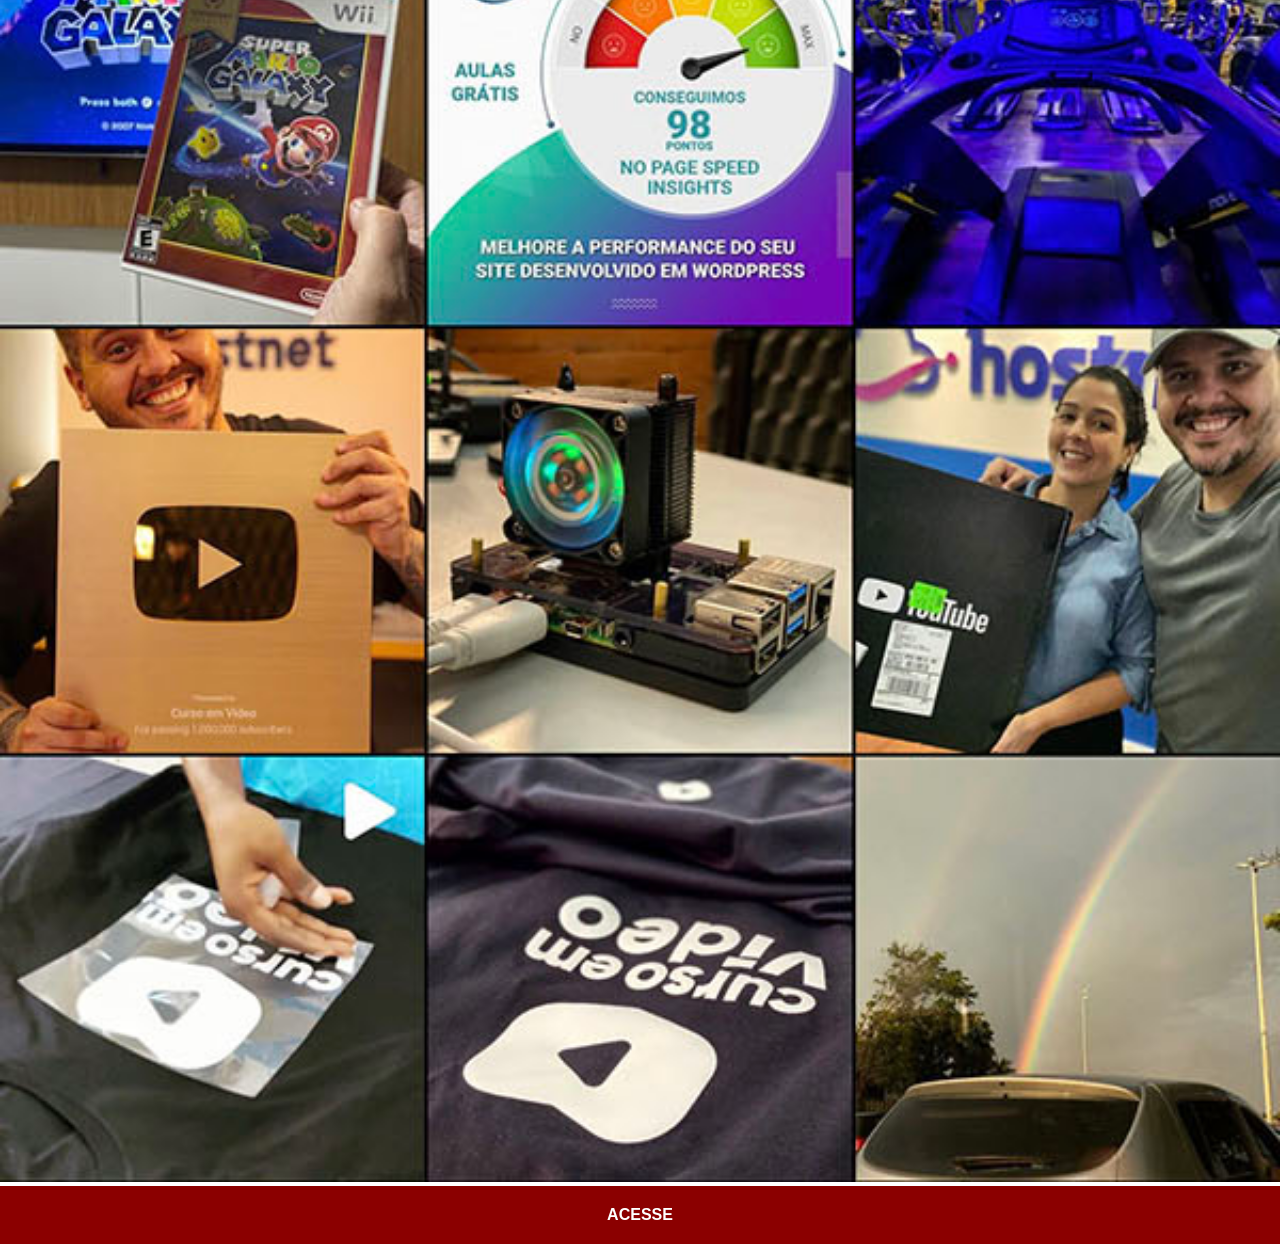
<file: instagram.html>
<!DOCTYPE html>
<html lang="pt-br">
<head>
    <meta charset="UTF-8">
    <meta name="viewport" content="width=device-width, initial-scale=1.0">
    <title>Instagram</title>
    <link rel="stylesheet" href="estilos/social.css">
</head>
<body>
    <img src="imagens/tela-instagram.jpg" alt="instagram">
    <a href="https://www.instagram.com/gustavoguanabara/" target="_blank"> ACESSE</a>
</body>
</html>
</file>
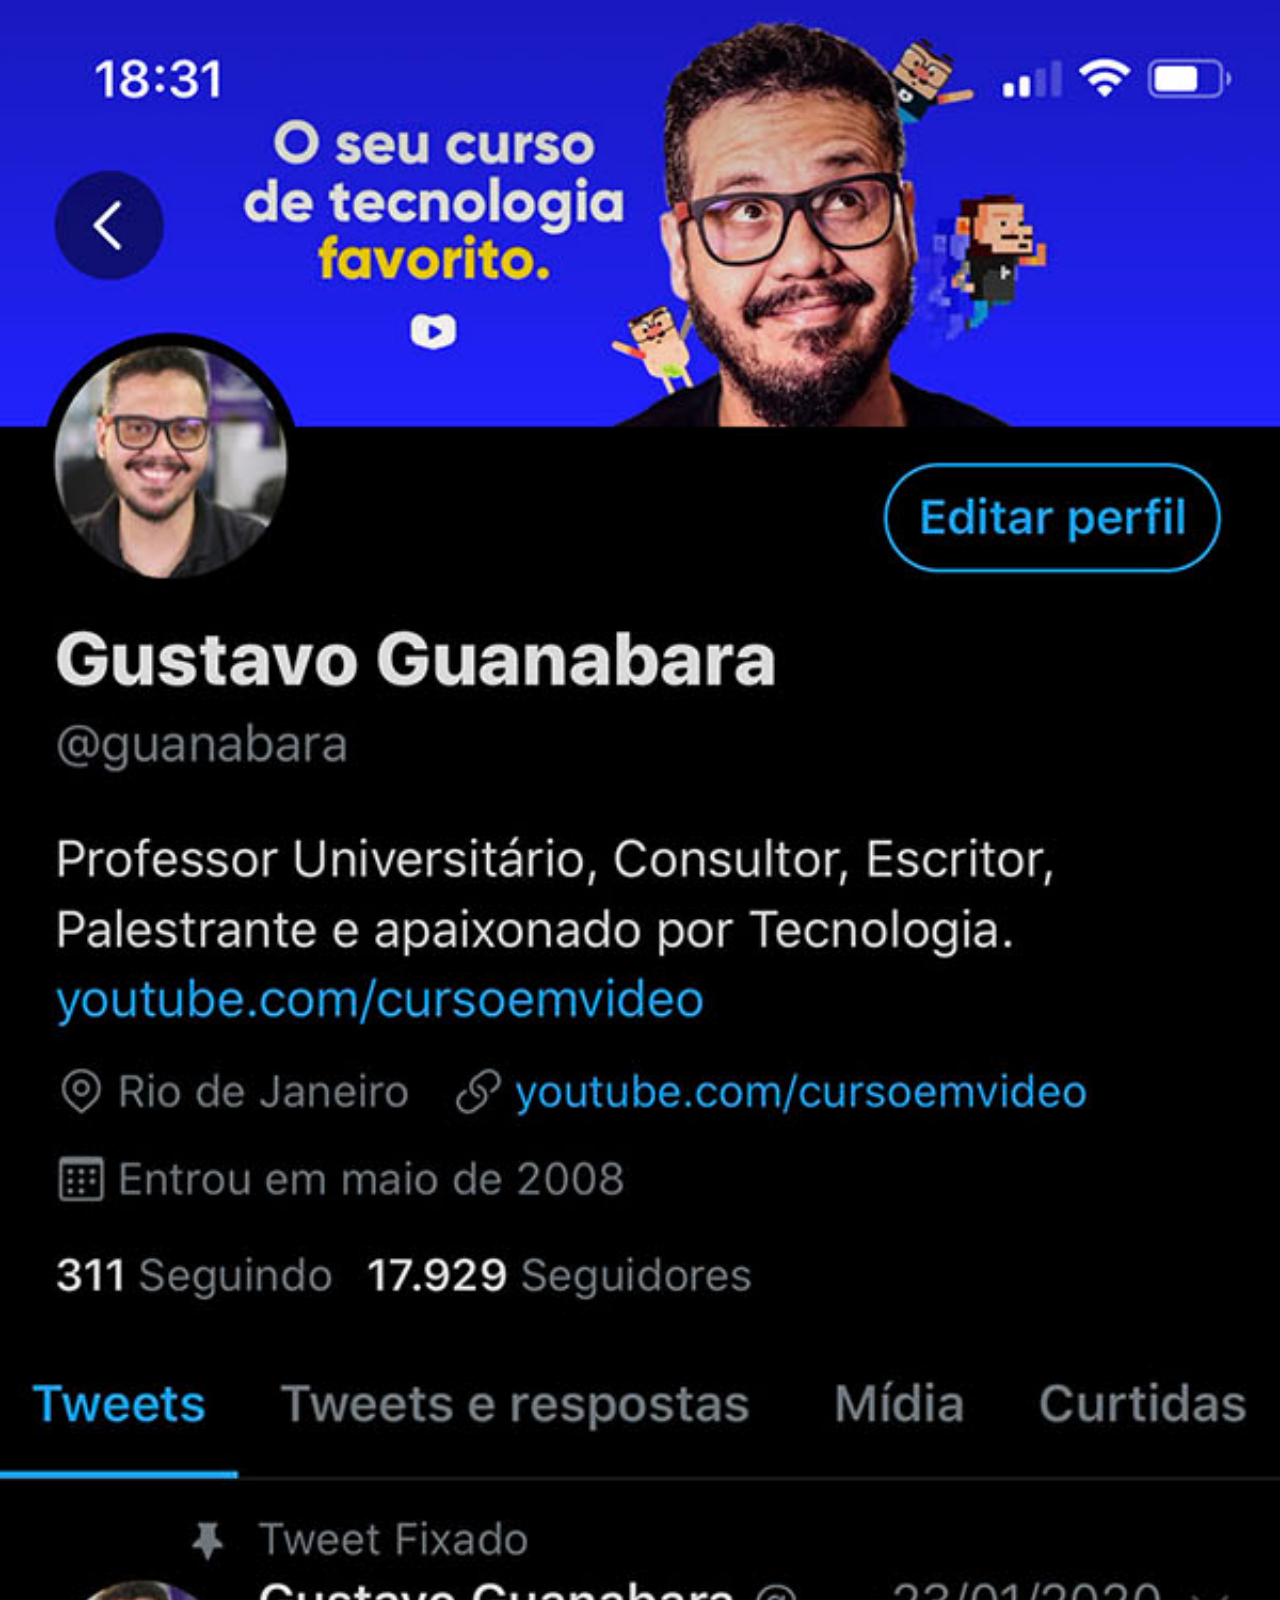
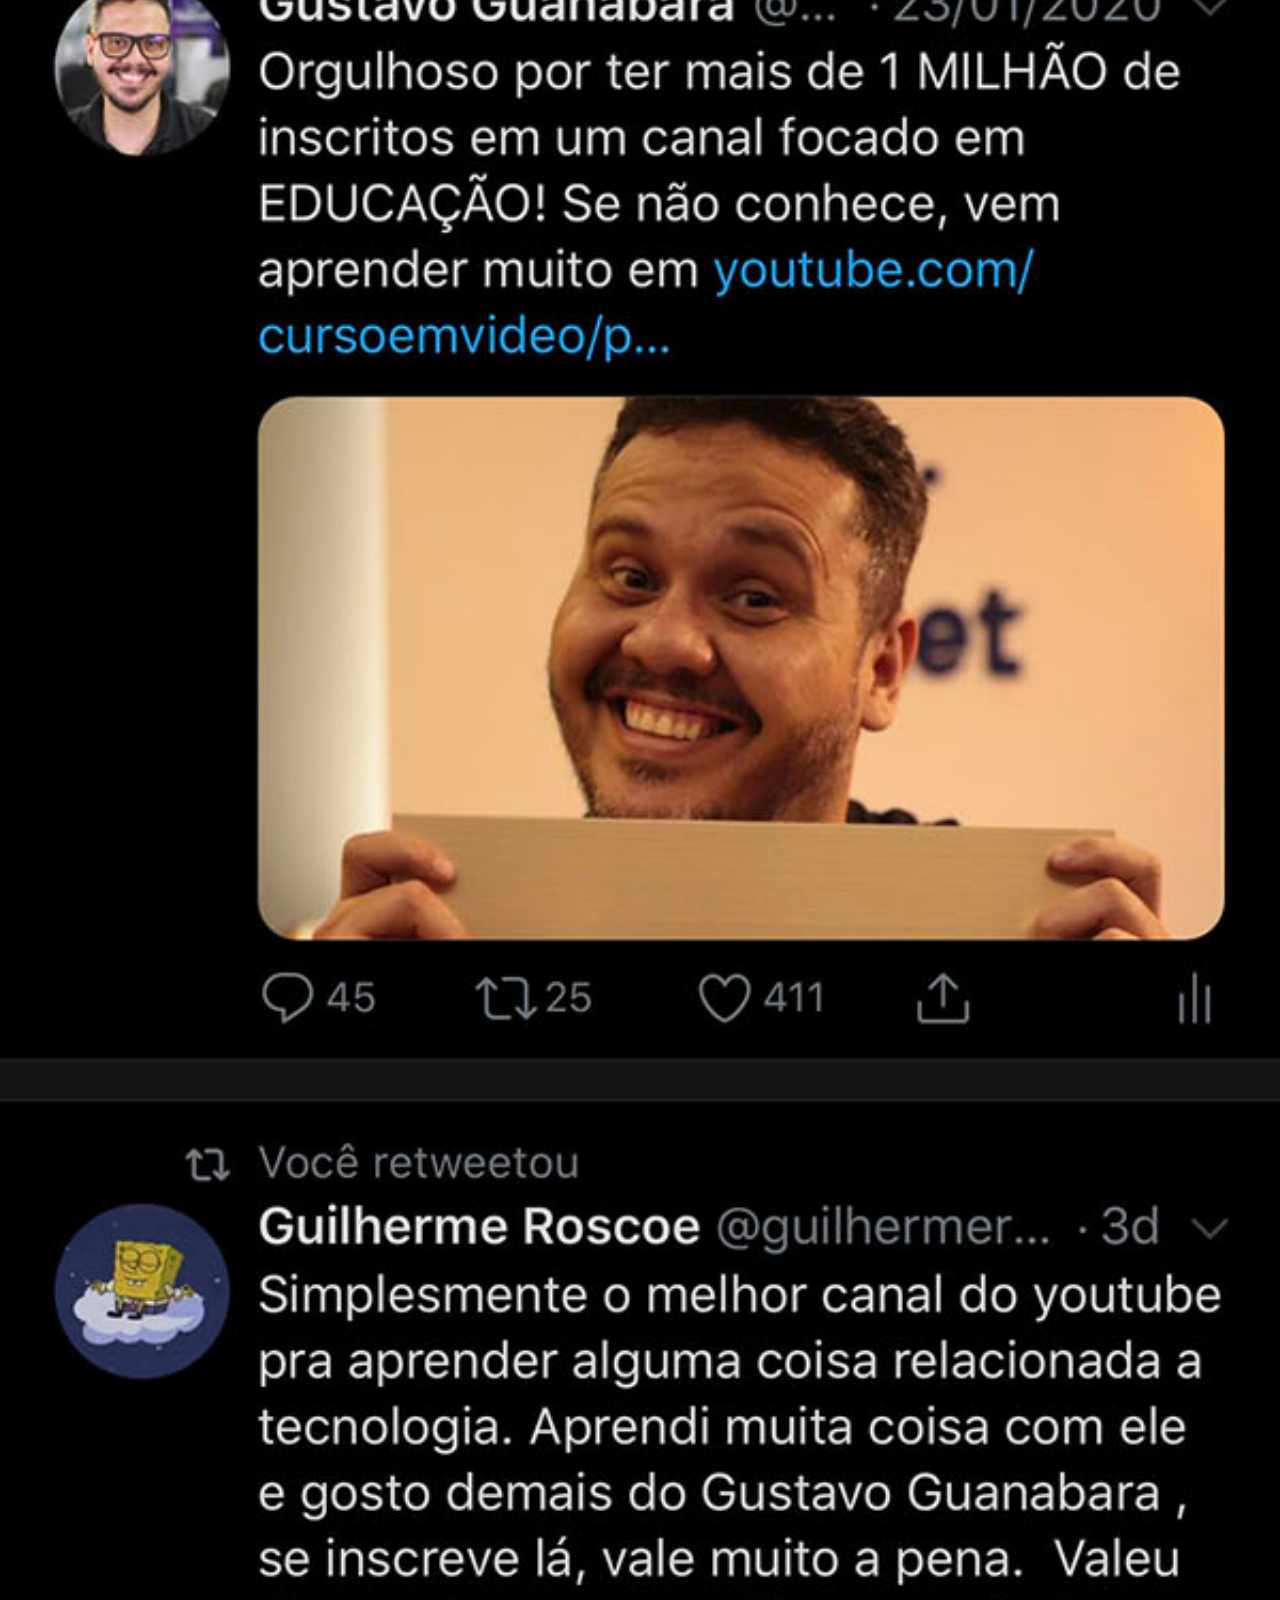
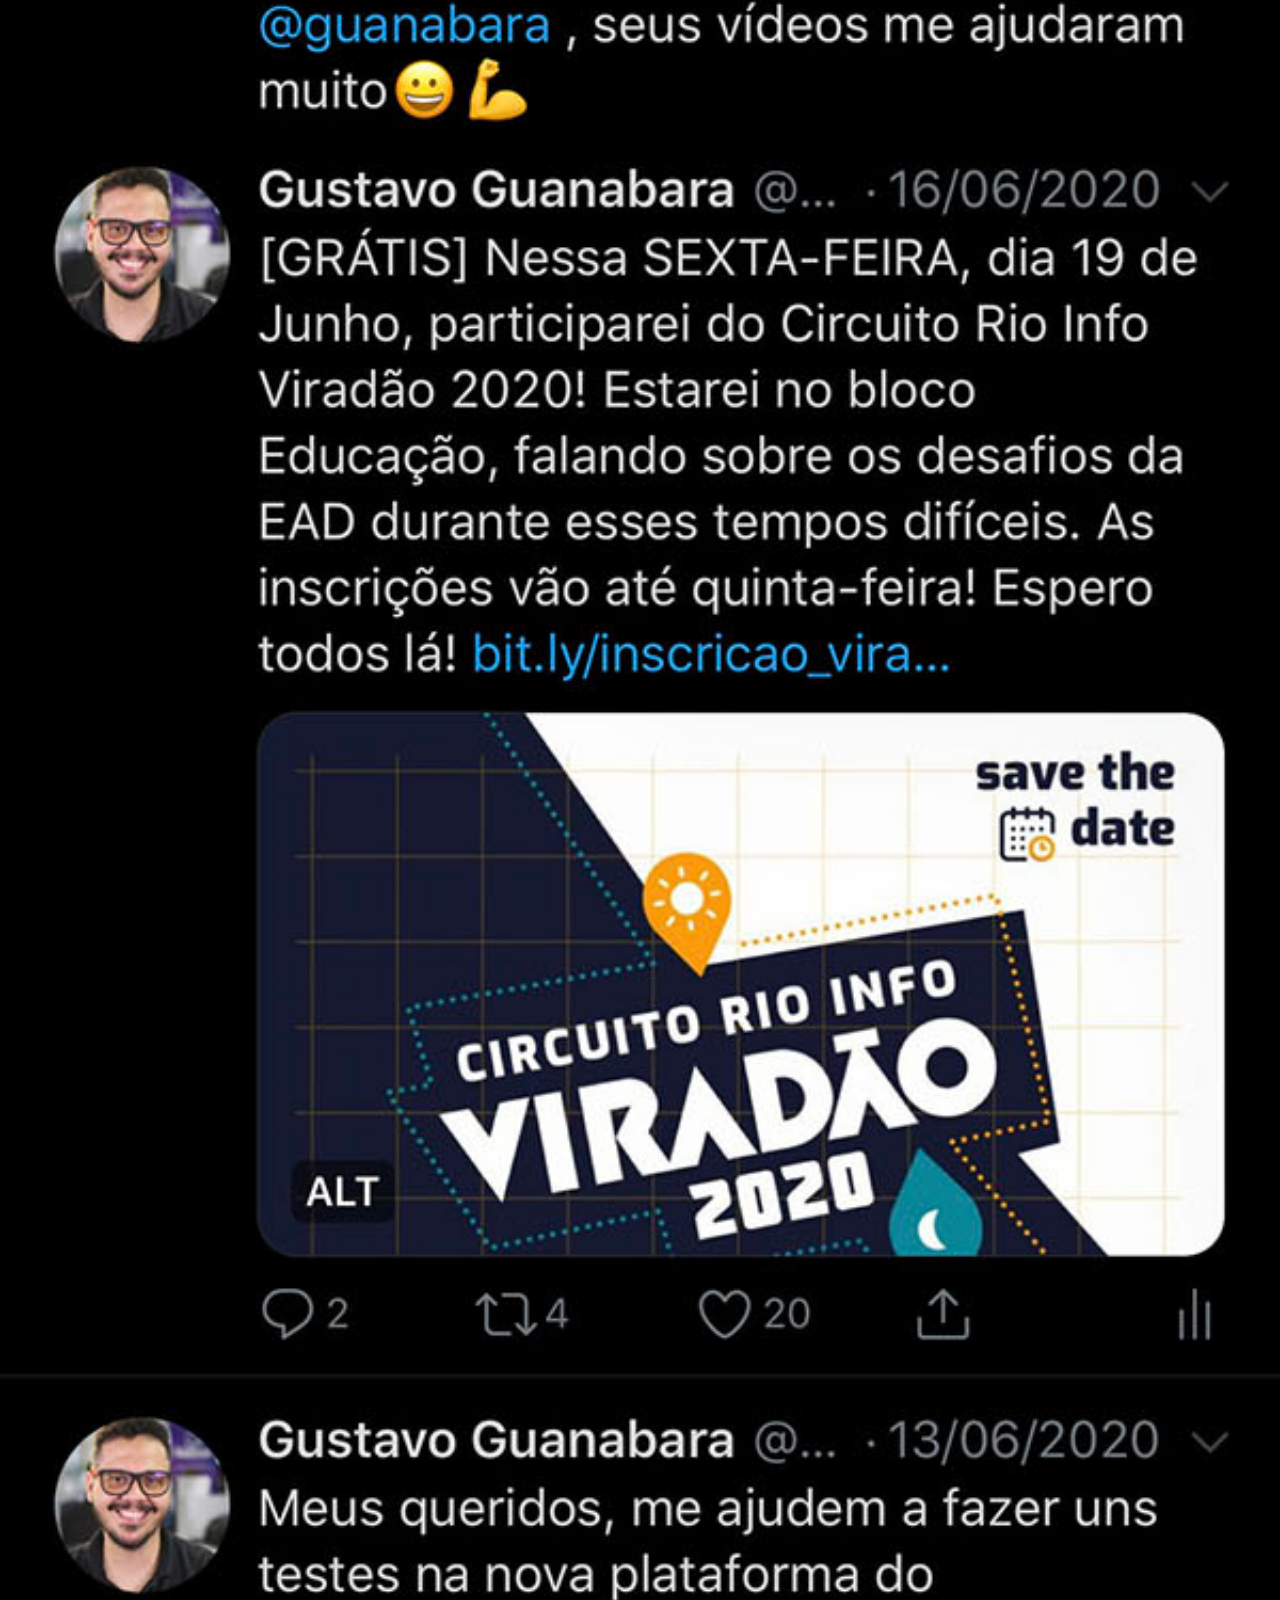
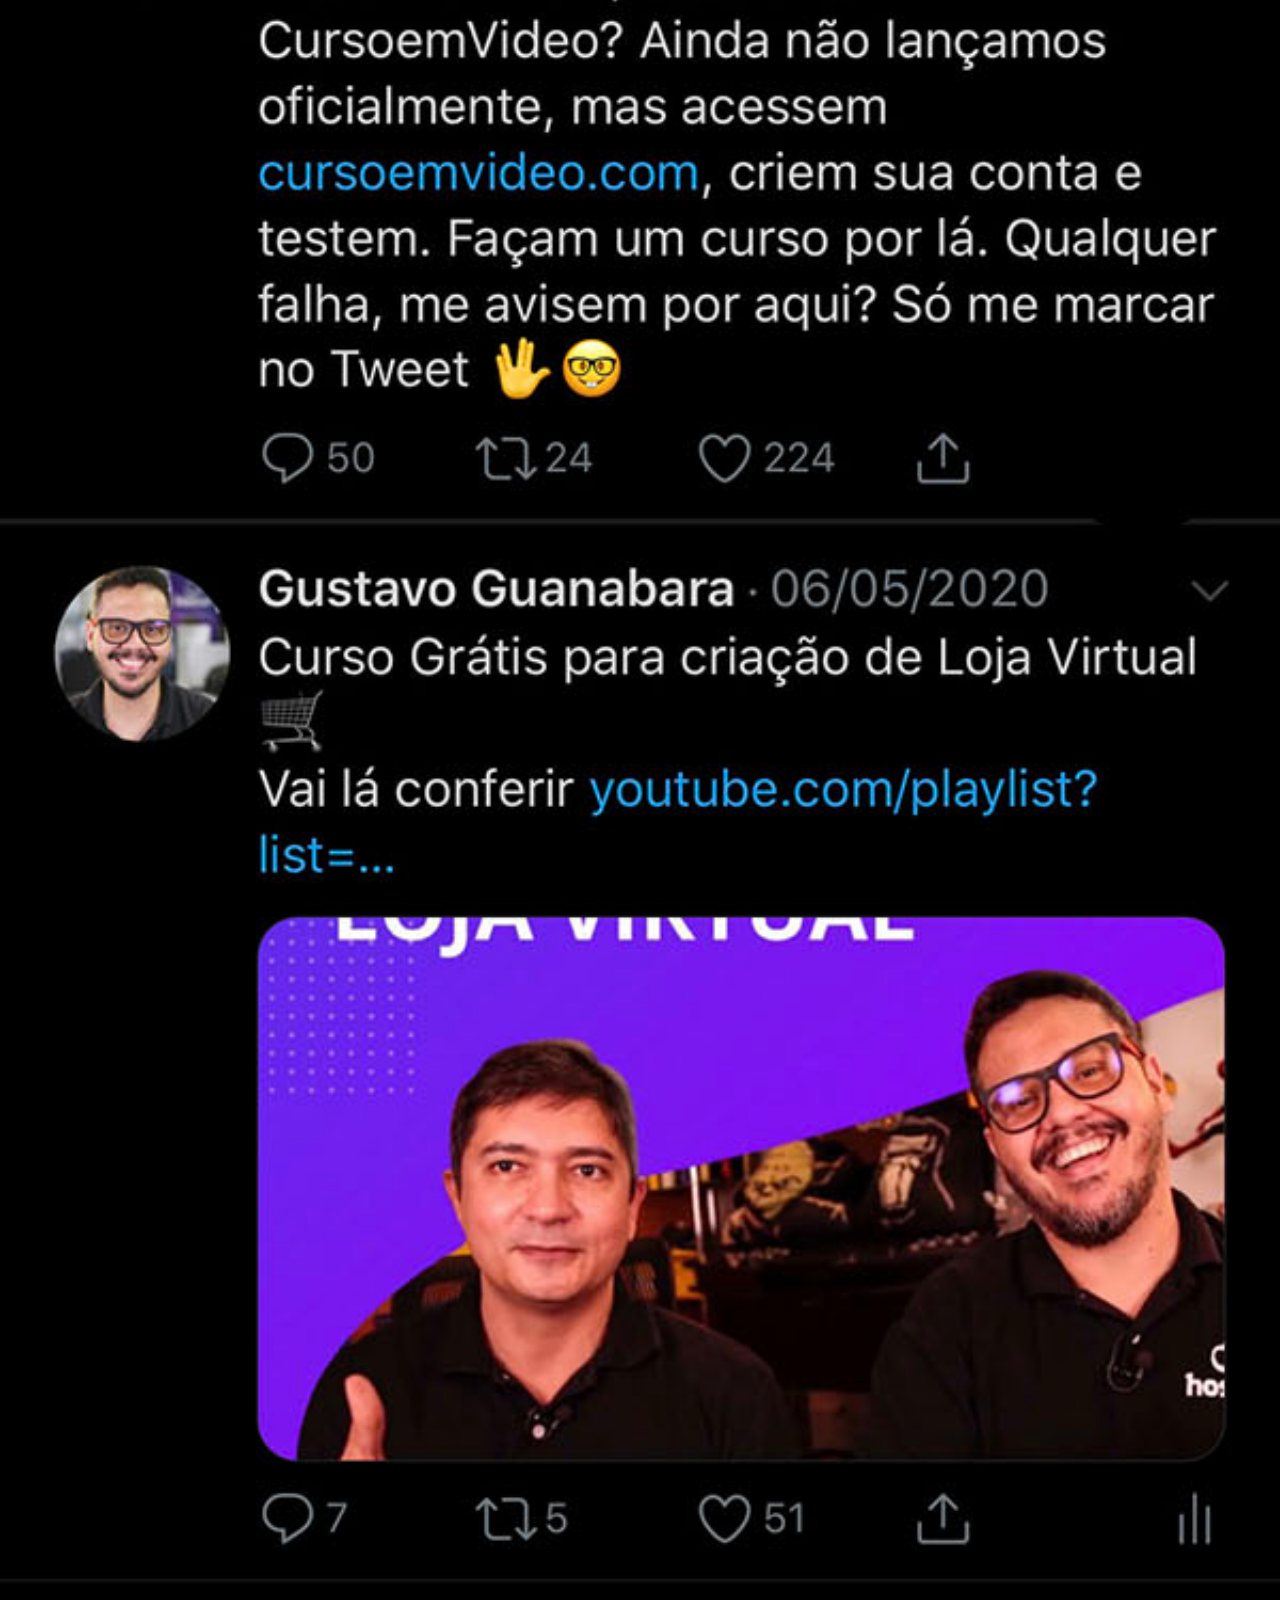
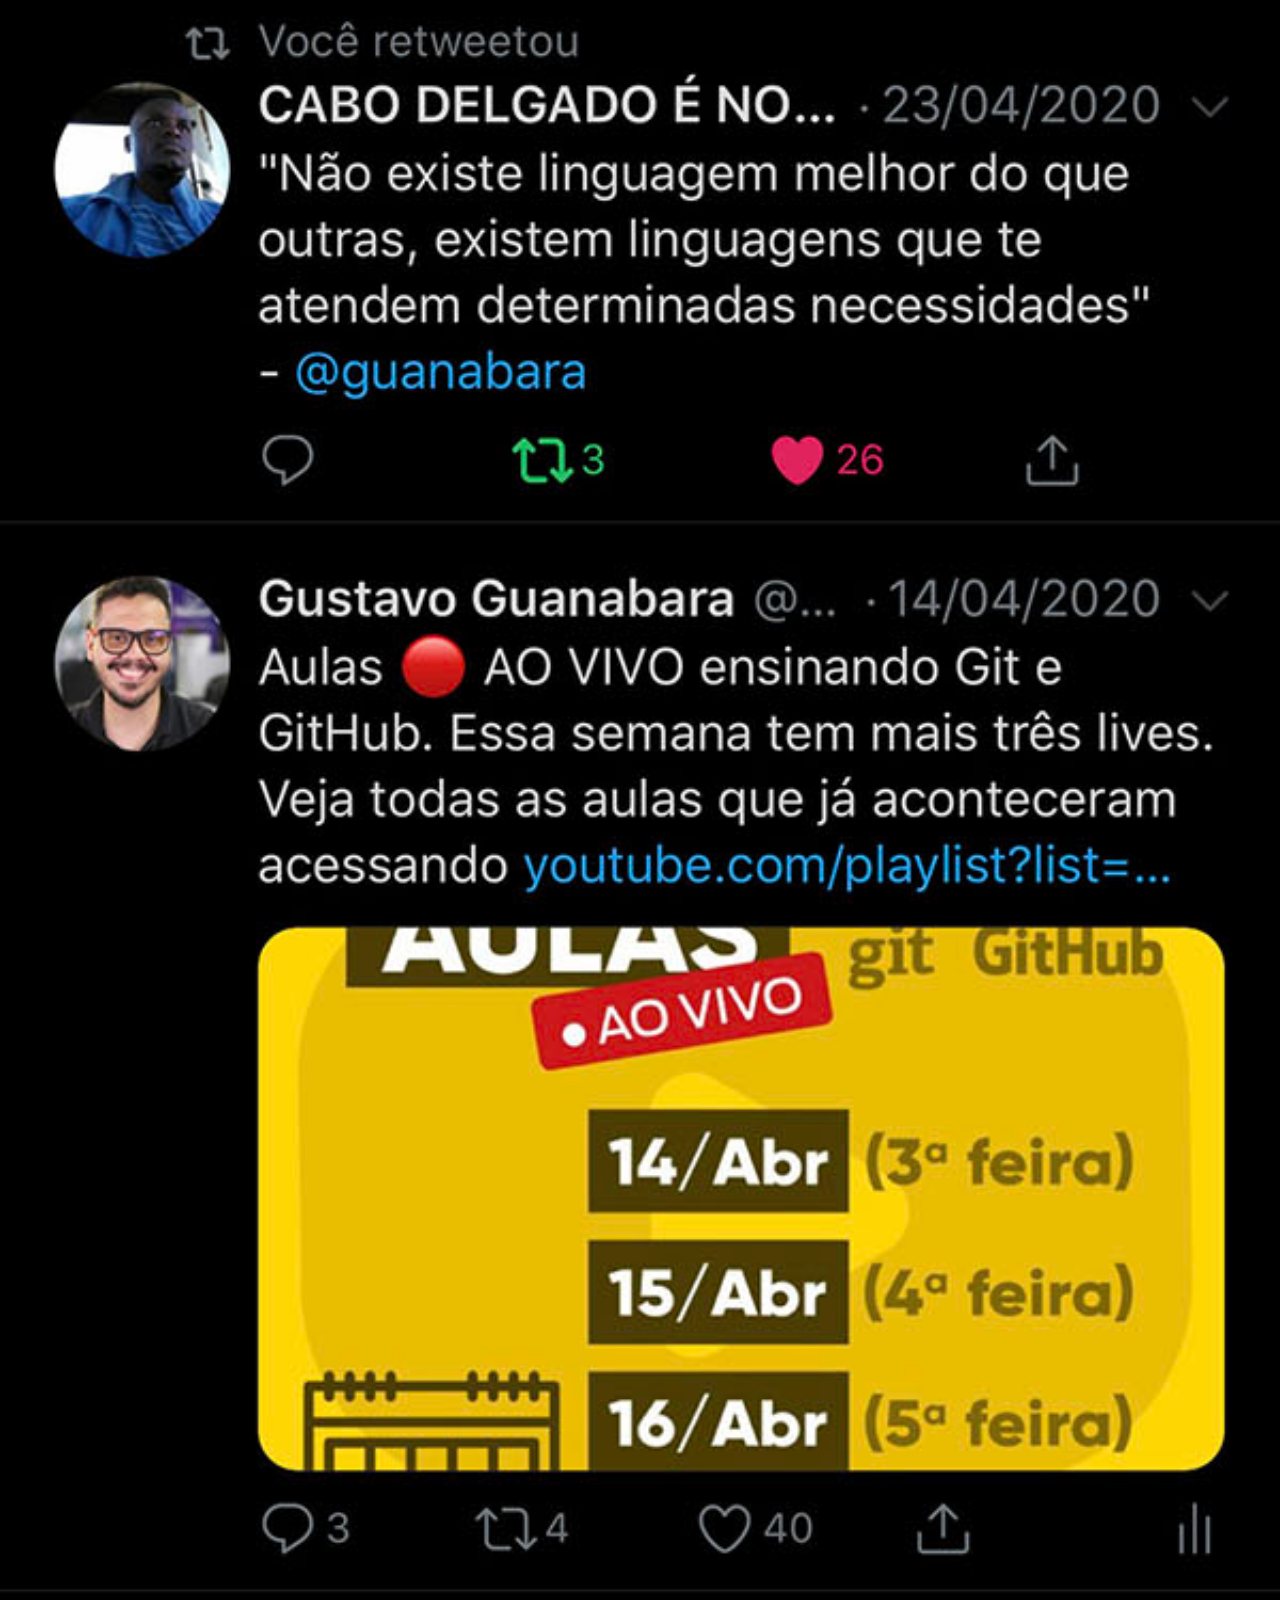
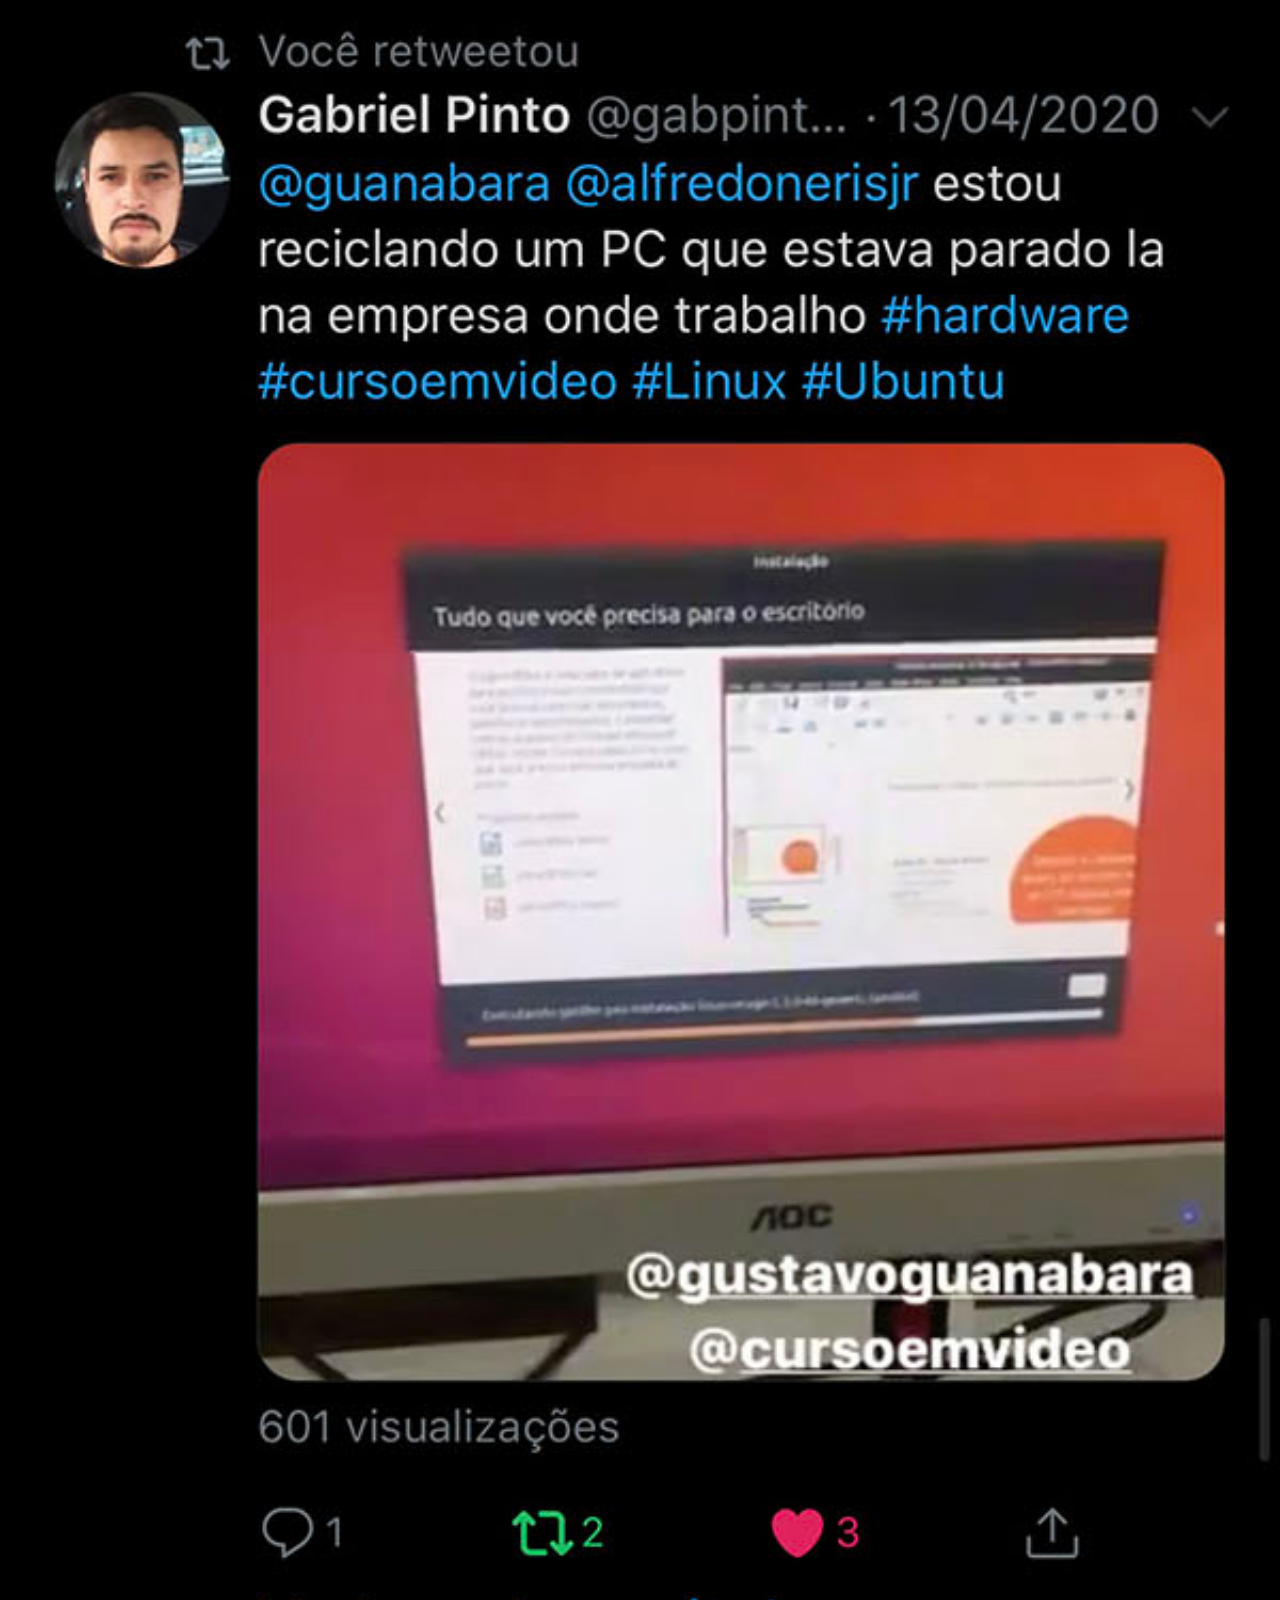
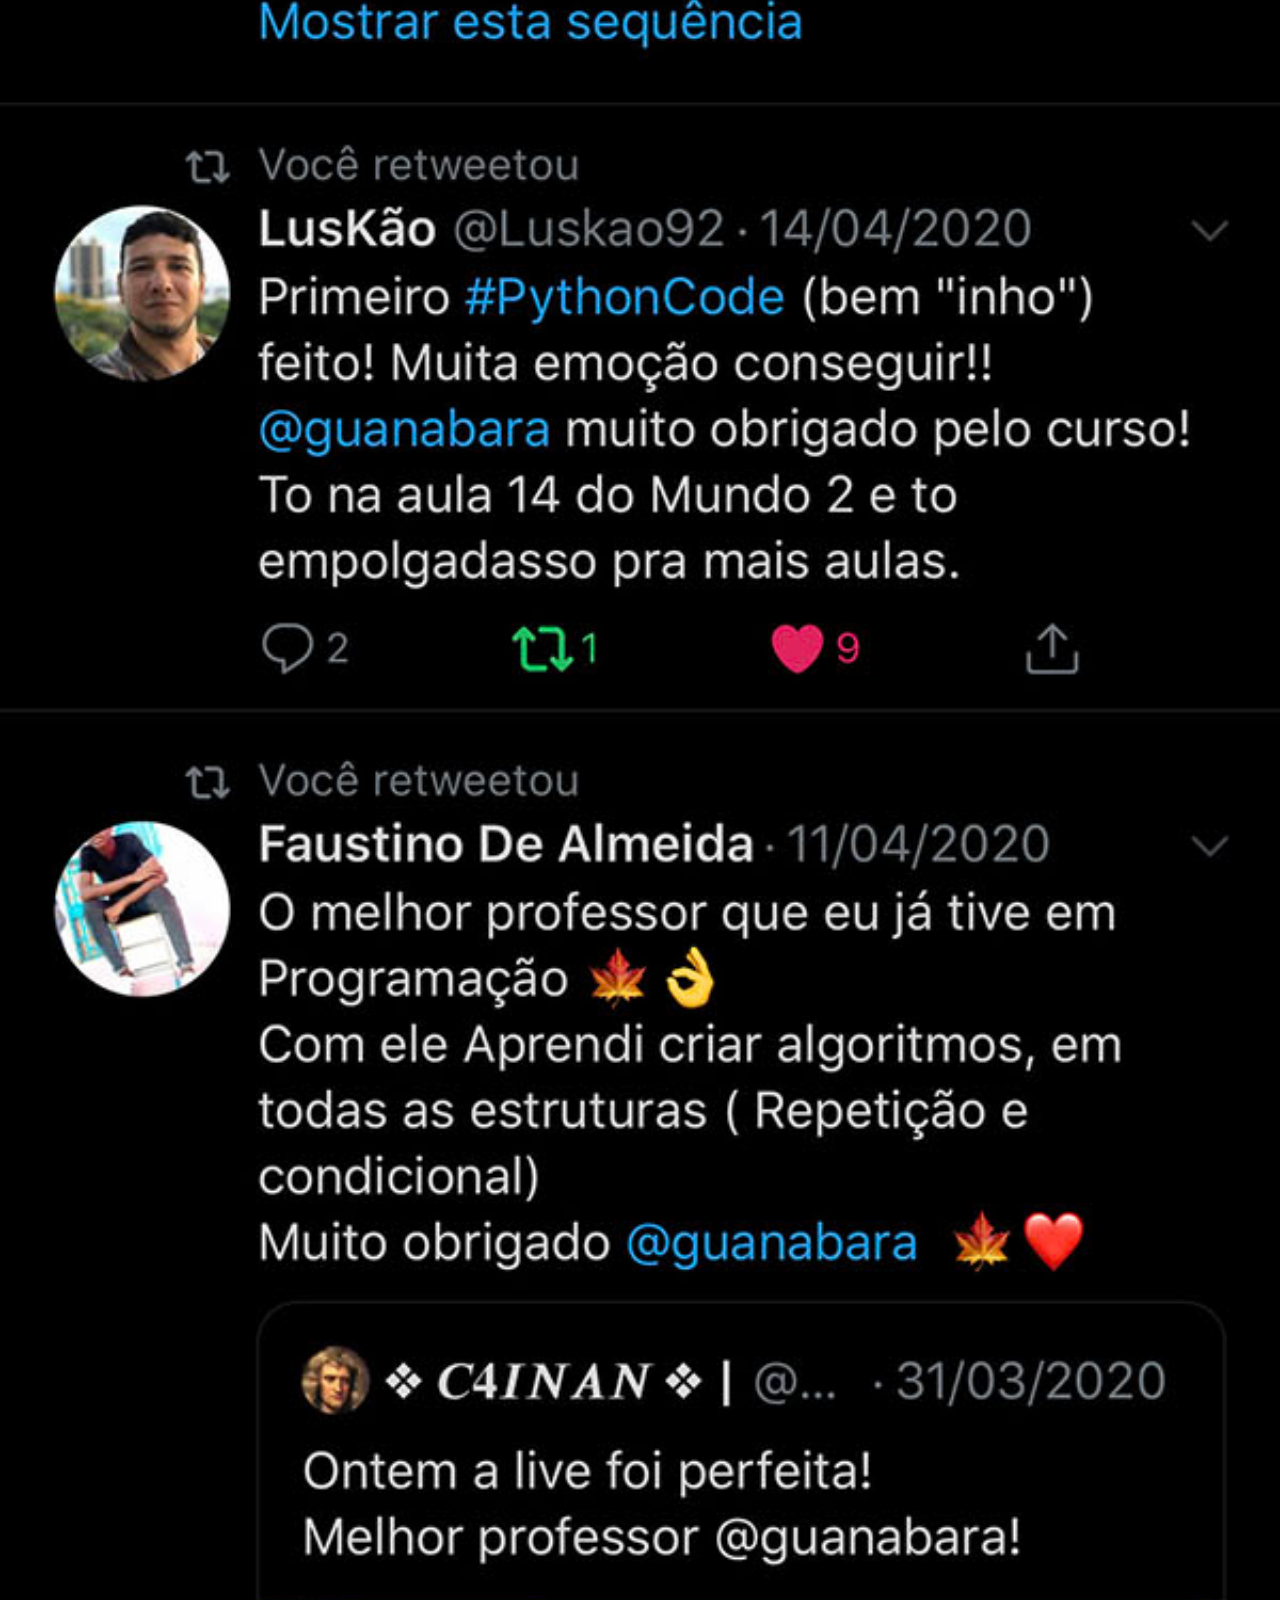
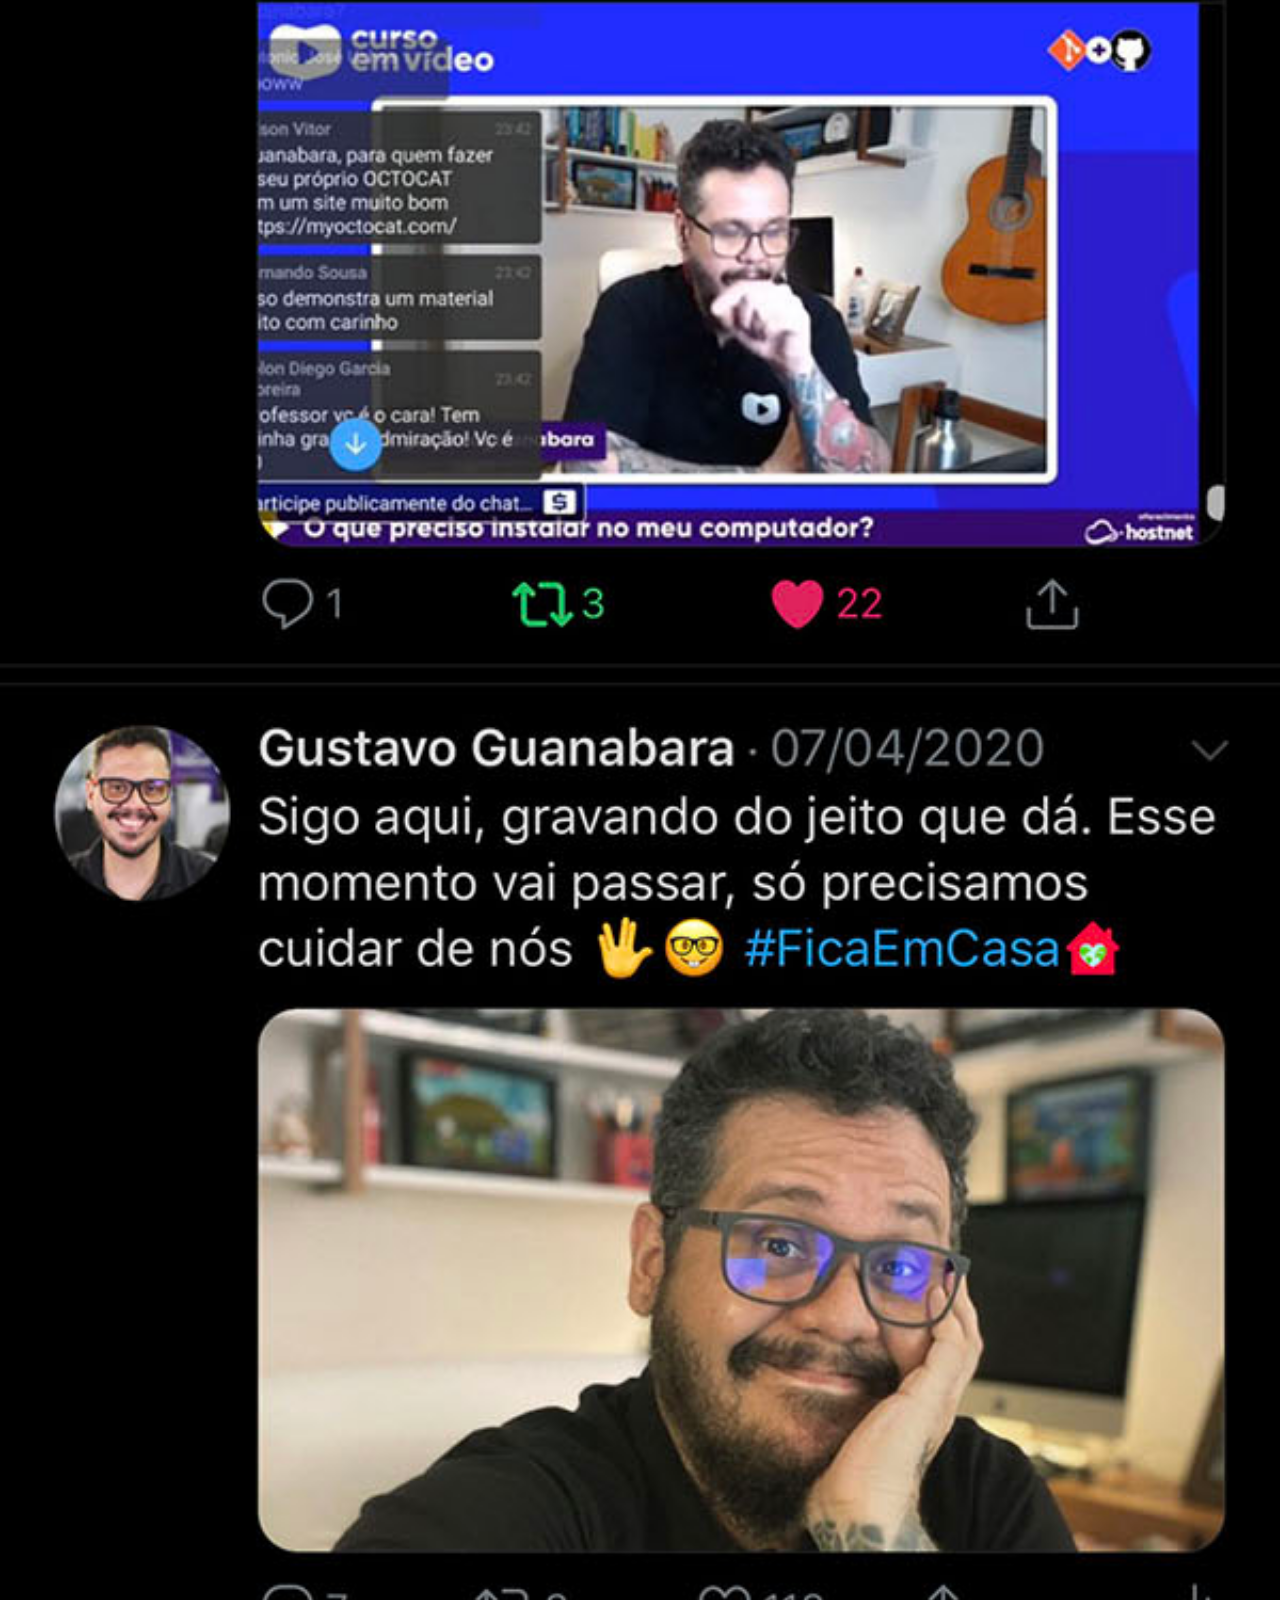
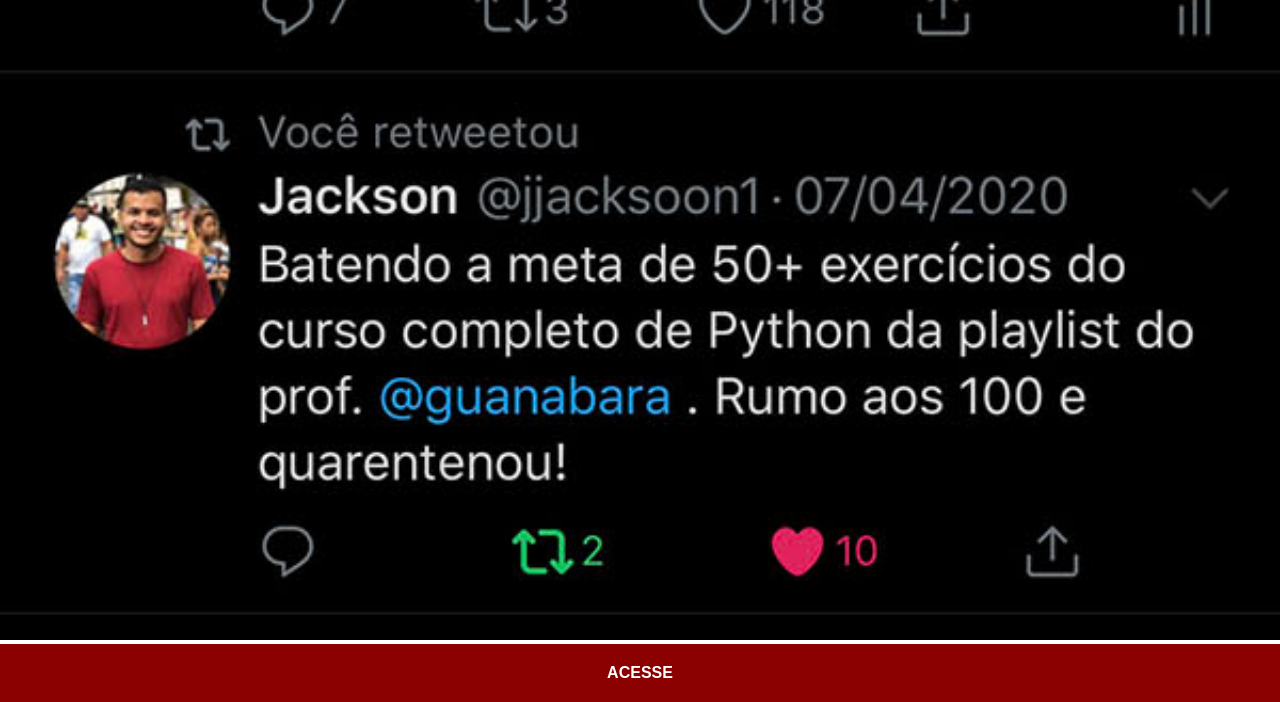
<file: twitter.html>
<!DOCTYPE html>
<html lang="pt-br">
<head>
    <meta charset="UTF-8">
    <meta name="viewport" content="width=device-width, initial-scale=1.0">
    <title>Twitter</title>
    <link rel="stylesheet" href="estilos/social.css">
</head>
<body>
    <img src="imagens/tela-twitter.jpg" alt="twitter">
    <a href="https://x.com/?lang=pt" target="_blank"> ACESSE</a>
</body>
</html>
</file>
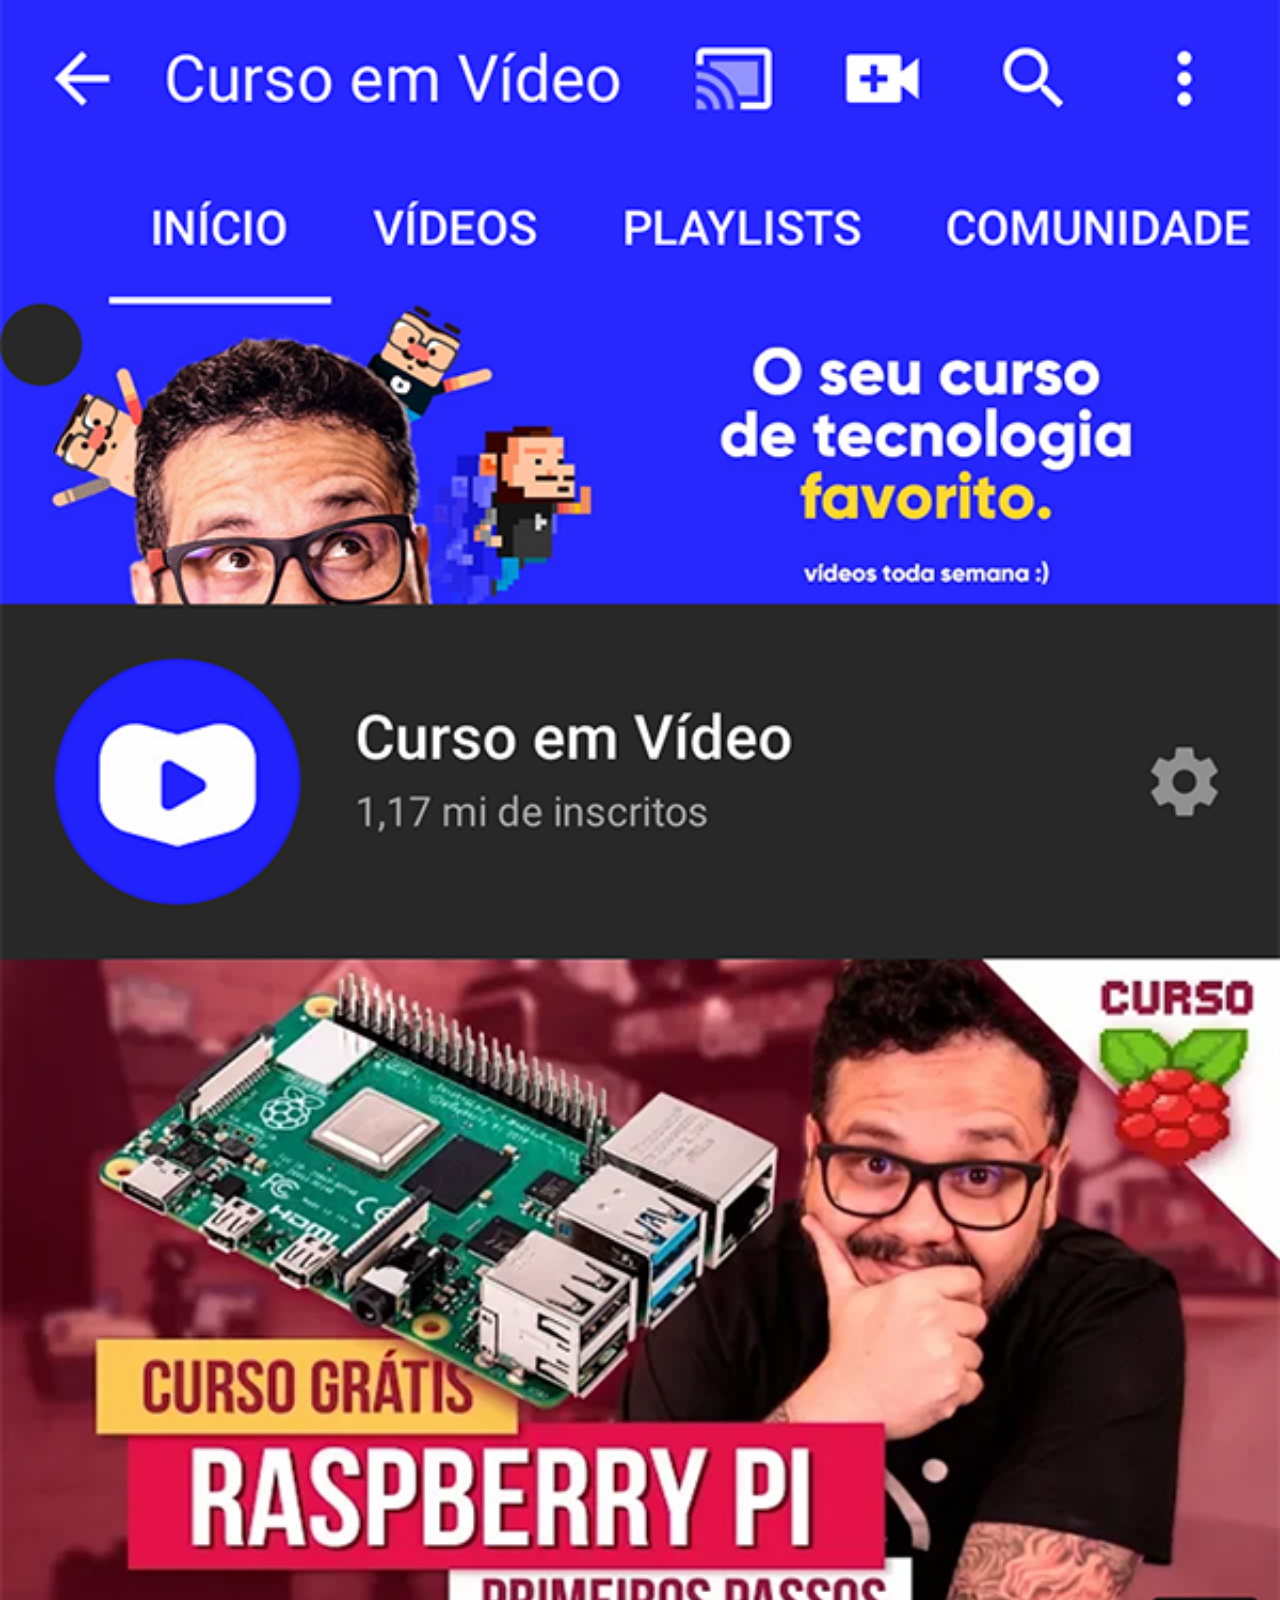
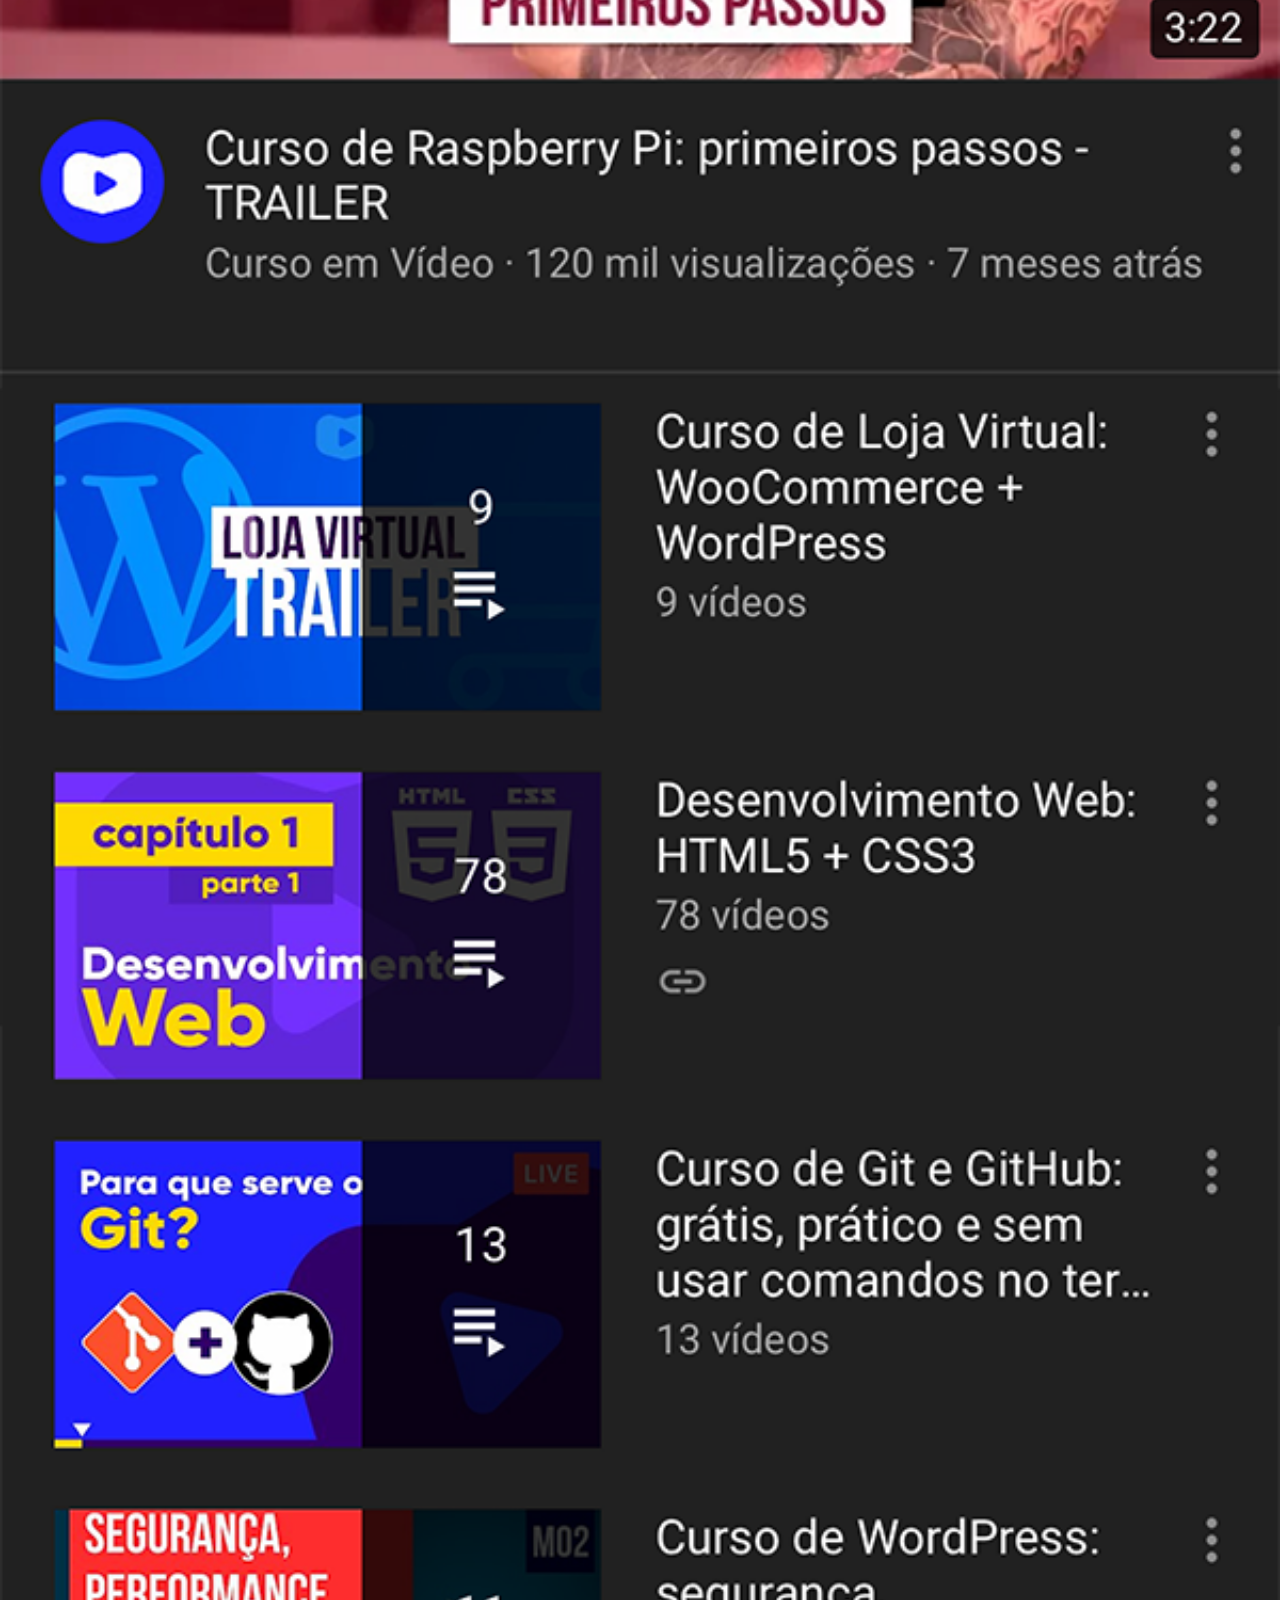
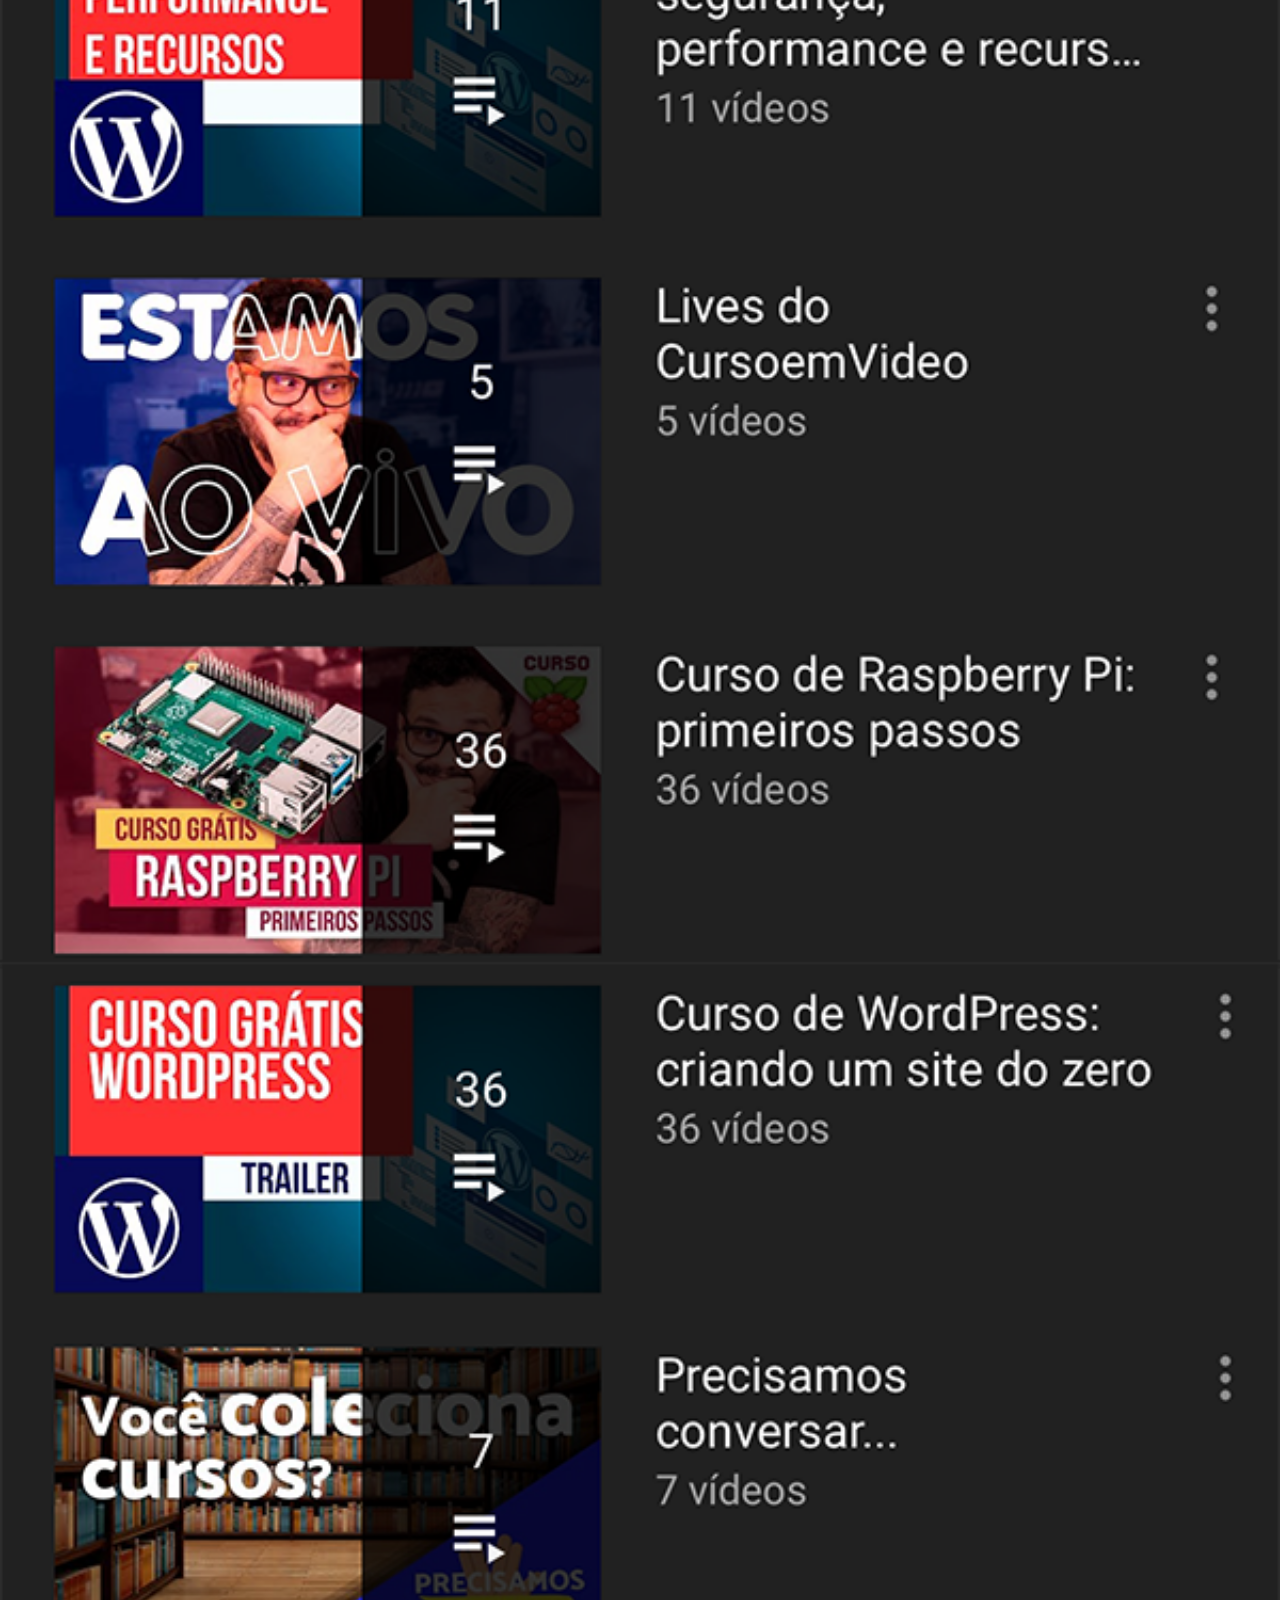
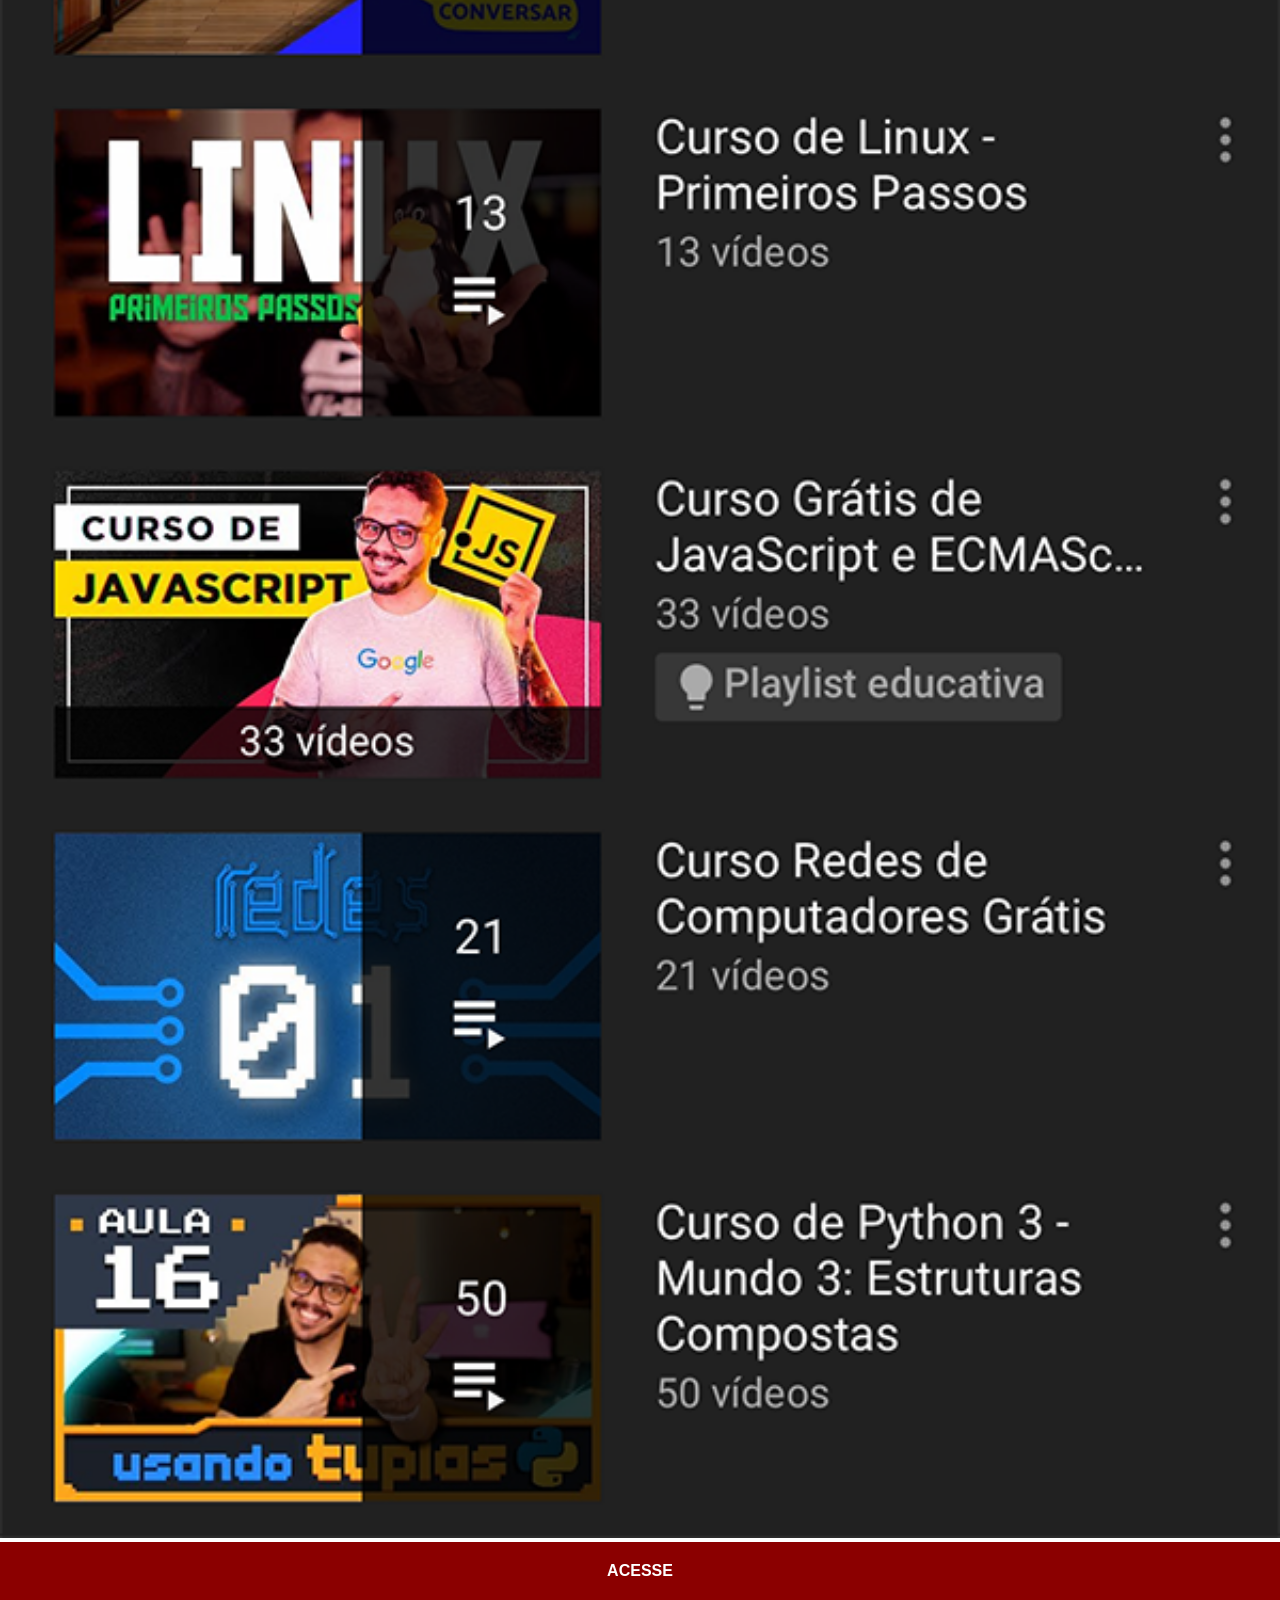
<file: youtube.html>
<!DOCTYPE html>
<html lang="pt-br">
<head>
    <meta charset="UTF-8">
    <meta name="viewport" content="width=device-width, initial-scale=1.0">
    <title>youtube</title>
    <link rel="stylesheet" href="estilos/social.css">
</head>
<body>
    <img src="imagens/tela-youtube.png" alt="youtube">
    <a href="https://www.youtube.com/@cursoemvideo" target="_blank"> ACESSE</a>
</body>
</html>
</file>
<file: estilos/style.css>
@charset "UTF-8";

*{
    margin: 0px;
    padding: 0px;
    font-family: Arial, Helvetica, sans-serif;
}

html, body{
    height: 100vh;
    width: 100vw;
    background-color: black;
}

body{
    background: url('../imagens/fundo-madeira.jpg') no-repeat top center;
    background-size: cover;
    background-attachment: fixed;
}

main{
    height: 100vh;
    position: relative;
}

section#telefone{
    height: 627px;
    width: 311px;
    background-color: blue;
    position: absolute;
    top: 50%;
    left: 50%;
    transform: translate(-50%, -50%);
    background: url('../imagens/frame-iphone.png') no-repeat;
}

iframe#tela{
    position: relative;
    top: 80px;
    left: 23px;
    width: 265px ;
    height: 471px ;
}

section#redes-sociais {
    text-align: right;
}

section#redes-sociais img {
    width: 50px;
    margin: 10px;
    border-radius: 50% ; /* 50% arredonda o item  */
    box-shadow: 2px 2px 5px rgba(0, 0, 0, 0.407);
    box-sizing: border-box;
}

section#redes-sociais img:hover {
    border: 2px solid rgba(255, 255, 255, 0.607);
    transform: translate(-3px, -3px);
    box-shadow: 5px 5px 10px rgba(0, 0, 0, 0.647);
    transition: transform 0.3s, border .7s; /*tempo em que a bordar irá aparecer*/

}
</file>
<file: estilos/social.css>
@charset  "UTF-8";

        *{
            margin: 0px;
            padding: 0px;
            font-family: Arial, Helvetica, sans-serif
        }

        ::-webkit-scrollbar{
            width: 0px;
            height: 0px;
        }      /* Elimina a rolagem lateral*/

        img{
            width: 100vw;
        }

        a{
            display: block;
            background-color: darkred;
            color: white
            ;
            padding: 20px;
            text-align: center;
            font-weight: bolder;
            text-decoration: none;
        }

        a:hover{
            text-decoration: underline;
            color: yellow
            ;
        }
</file>
